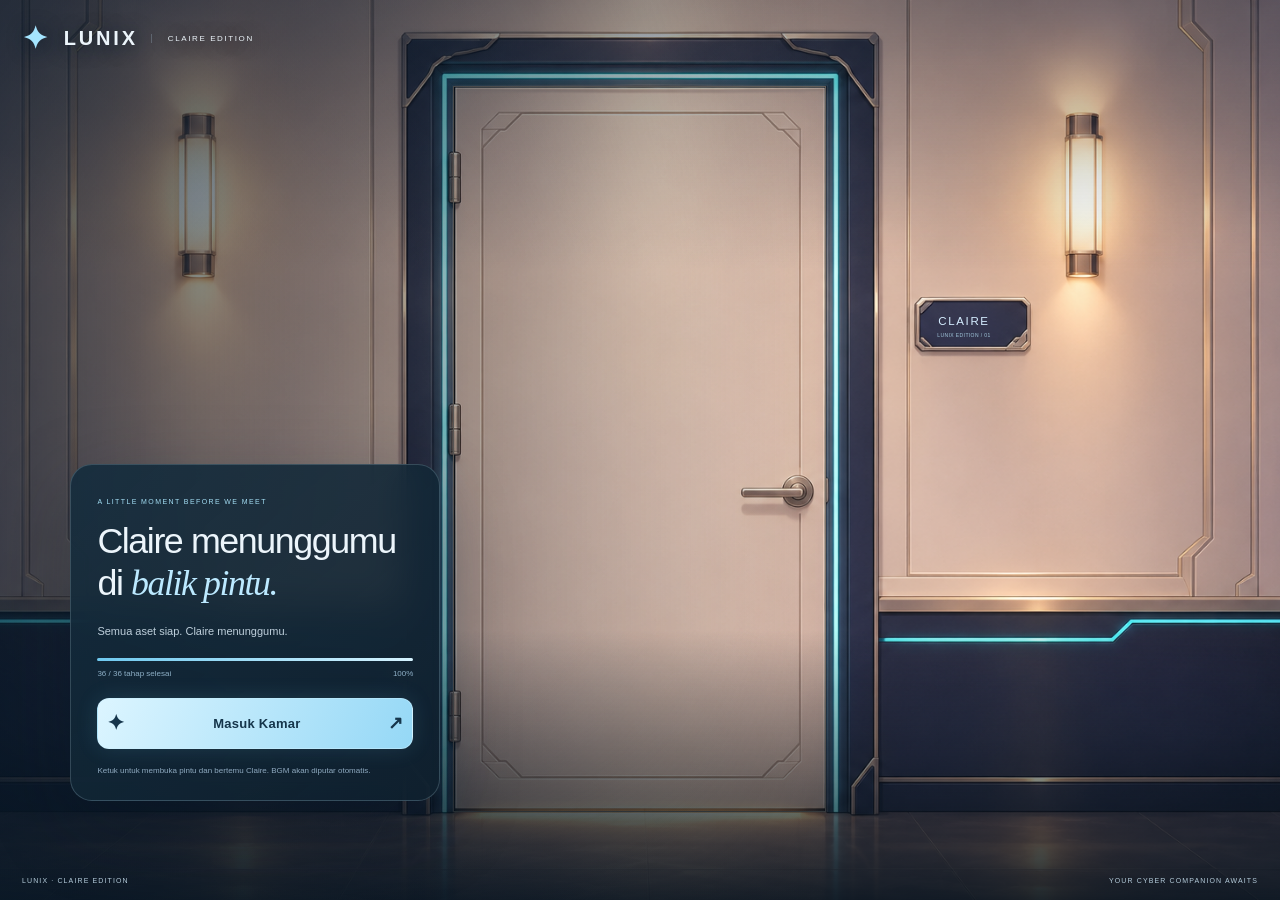
<file: index.html>
<!doctype html><html lang="id"><head><meta charset="utf-8"><meta name="viewport" content="width=device-width,initial-scale=1,viewport-fit=cover,interactive-widget=resizes-content"><meta name="theme-color" content="#101e2d"><meta name="description" content="Selamat datang di LUNIX Claire Edition. Buka pintu untuk masuk dan ngobrol santai bersama Claire."><title>LUNIX · Claire Edition</title><link rel="icon" type="image/svg+xml" href="data:image/svg+xml,%3Csvg%20xmlns='http://www.w3.org/2000/svg'%20viewBox='0%200%2064%2064'%3E%3Crect%20width='64'%20height='64'%20rx='16'%20fill='%230d1f2d'/%3E%3Cpath%20d='M32%2010l5.5%2016.5L54%2032l-16.5%205.5L32%2054l-5.5-16.5L10%2032l16.5-5.5Z'%20fill='%239ee6ff'/%3E%3C/svg%3E"><link rel="stylesheet" href="entrance.css"></head><body><iframe id="room-portal" class="room-portal" title="Kamar Claire" aria-hidden="true" inert allow="fullscreen; autoplay" allowfullscreen></iframe><main class="entrance" id="entrance" aria-labelledby="entrance-title"><div class="entrance-scene" id="entrance-scene" aria-hidden="true"><div class="entrance-world" id="entrance-world"><div class="entrance-hall"></div><div class="entrance-door" id="entrance-door"></div><div class="entrance-sign">CLAIRE<span>LUNIX EDITION / 01</span></div></div><div class="entrance-vignette"></div></div><header class="entrance-brand"><span>✦</span> LUNIX <small>CLAIRE EDITION</small></header><section class="entrance-card"><span class="entrance-kicker">A LITTLE MOMENT BEFORE WE MEET</span><h1 id="entrance-title">Claire menunggumu <br>di <em>balik pintu.</em></h1><p id="load-status" role="status" aria-live="polite">Menyiapkan perjalanan kecil kita…</p><div class="load-track" id="load-track" role="progressbar" aria-label="Pemuatan aset kamar" aria-valuemin="0" aria-valuemax="100" aria-valuenow="0"><i id="load-fill"></i></div><div class="load-meta"><span id="load-step">Memuat aset</span><span id="load-value">0%</span></div><button id="enter-room" disabled><span id="enter-icon">◌</span><span id="enter-label">Menyiapkan kamar…</span><span class="enter-arrow">↗</span></button><button id="retry-load" hidden>Coba muat ulang</button><small id="load-note">Aset dimuat lebih dahulu agar pertemuan terasa lebih mulus.<br>BGM akan diputar otomatis saat memasuki kamar.</small><noscript><p>Aktifkan JavaScript untuk memuat LUNIX Claire Edition.</p></noscript></section><footer class="entrance-footer"><span>LUNIX · CLAIRE EDITION</span><span>YOUR CYBER COMPANION AWAITS</span></footer></main><script src="entrance.js"></script></body></html>
</file>
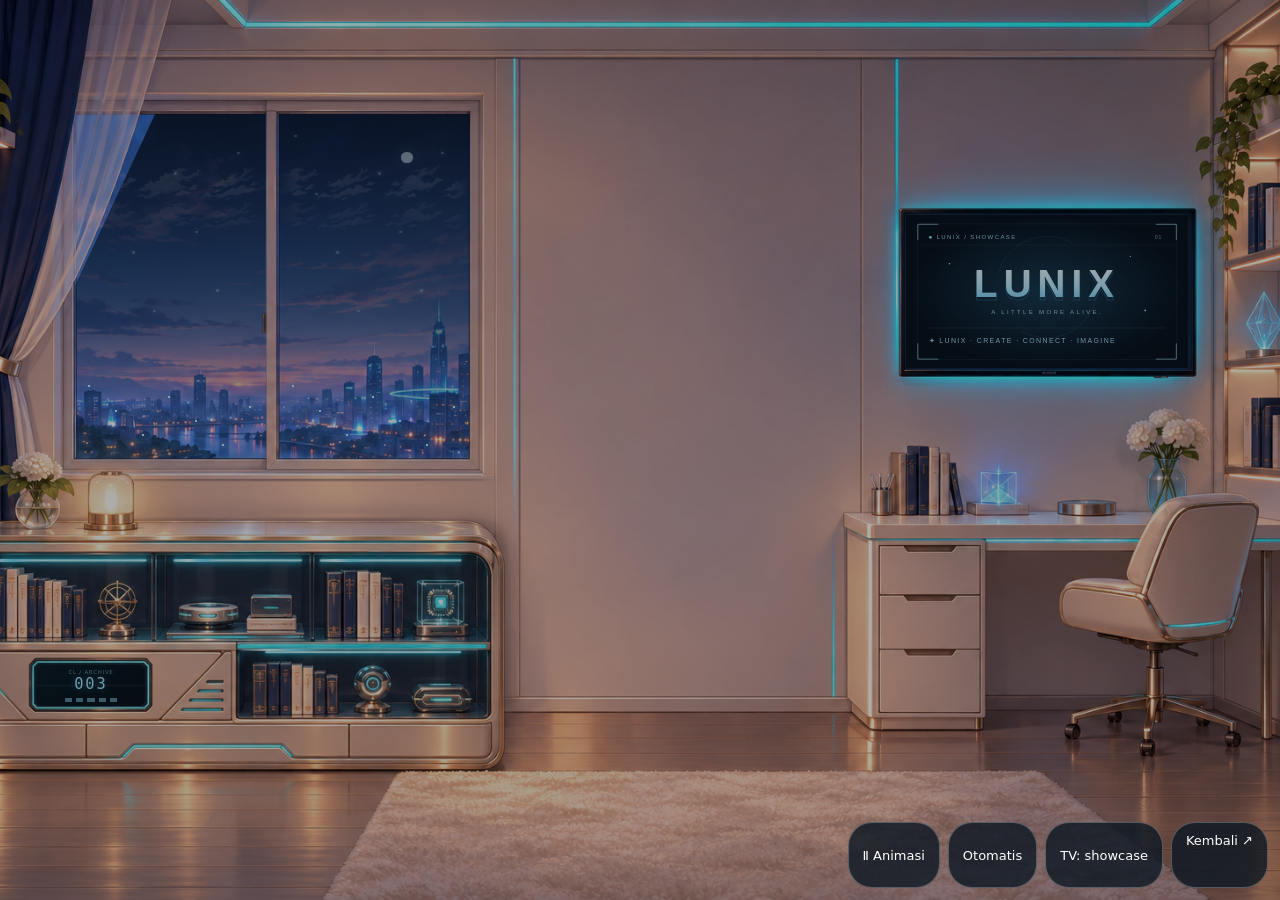
<file: background.html>
<!doctype html><html lang="id"><head><meta charset="utf-8"><meta name="viewport" content="width=device-width,initial-scale=1"><title>Kamar Claire · Background</title><link rel="icon" type="image/svg+xml" href="data:image/svg+xml,%3Csvg%20xmlns='http://www.w3.org/2000/svg'%20viewBox='0%200%2064%2064'%3E%3Crect%20width='64'%20height='64'%20rx='16'%20fill='%230d1f2d'/%3E%3Cpath%20d='M32%2010l5.5%2016.5L54%2032l-16.5%205.5L32%2054l-5.5-16.5L10%2032l16.5-5.5Z'%20fill='%239ee6ff'/%3E%3C/svg%3E"><link rel="stylesheet" href="room.css"></head><body class="background-only"><main class="room-stage" id="room-stage" aria-label="Kamar Claire dengan langit, cahaya, dan TV animasi"><div class="room-world" id="room-world" aria-hidden="true"></div></main><nav class="background-controls" aria-label="Pengaturan kamar"><button id="pause" aria-pressed="true">Ⅱ Animasi</button><button id="night" aria-pressed="false">Otomatis</button><button id="tv">TV: showcase</button><a href="index.html" target="_top">Kembali ↗</a></nav><script src="tv-showcase.js"></script><script src="room.js"></script><script src="background.js"></script></body></html>
</file>
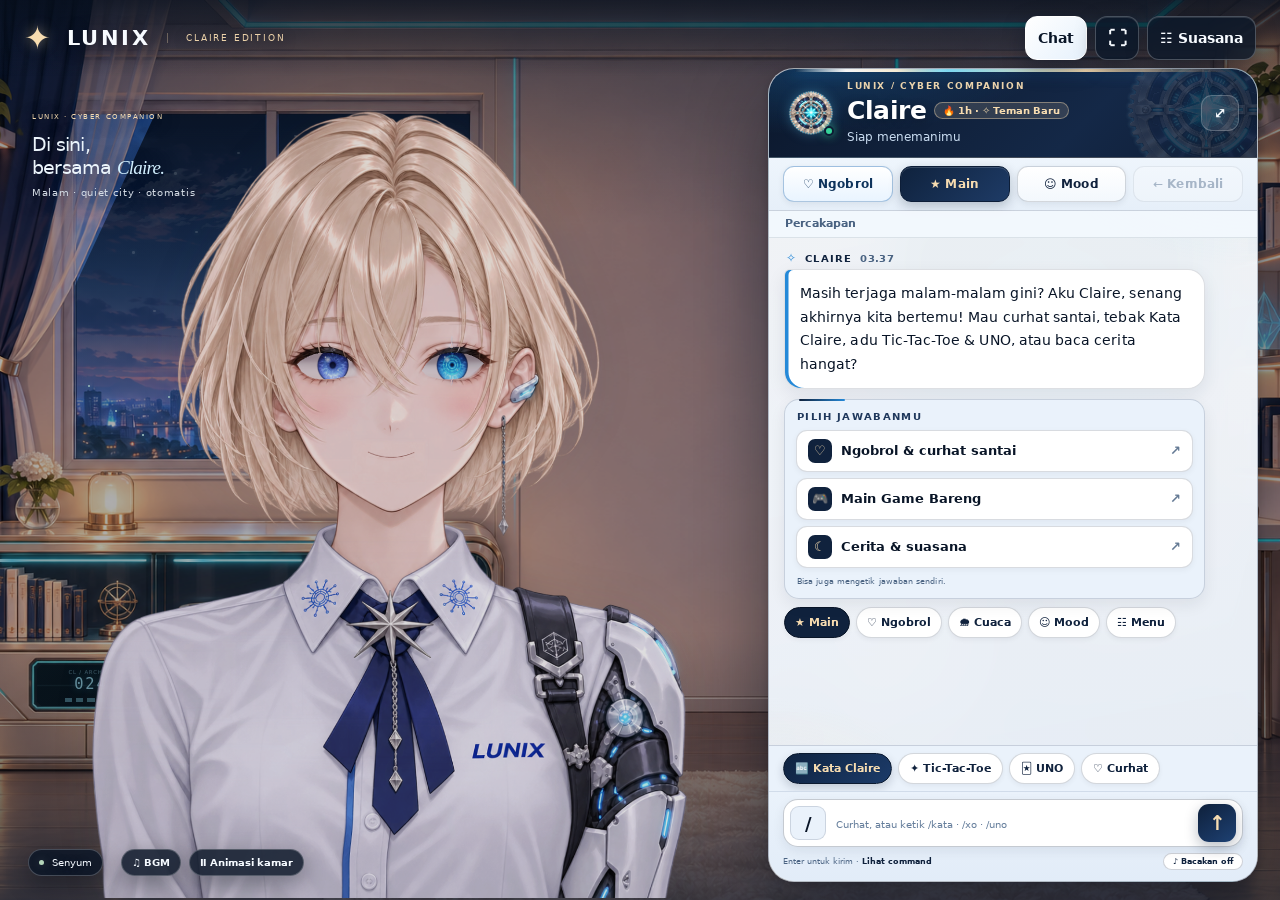
<file: room.html>
<!doctype html><html lang="id"><head><meta charset="utf-8"><meta name="viewport" content="width=device-width,initial-scale=1,viewport-fit=cover,interactive-widget=resizes-content"><meta name="theme-color" content="#091324"><meta name="description" content="Kamar interaktif LUNIX Claire Edition. Ngobrol santai, main UNO Mini & Kuis, dan habiskan waktu tenang bersama Claire."><title>LUNIX · Claire Edition</title><link rel="icon" type="image/svg+xml" href="data:image/svg+xml,%3Csvg%20xmlns='http://www.w3.org/2000/svg'%20viewBox='0%200%2064%2064'%3E%3Crect%20width='64'%20height='64'%20rx='16'%20fill='%230d1f2d'/%3E%3Cpath%20d='M32%2010l5.5%2016.5L54%2032l-16.5%205.5L32%2054l-5.5-16.5L10%2032l16.5-5.5Z'%20fill='%239ee6ff'/%3E%3C/svg%3E"><link rel="stylesheet" href="room.css"><link rel="stylesheet" href="chat.css"><link rel="stylesheet" href="chat-v130.css"><link rel="stylesheet" href="chat-v131.css"><link rel="stylesheet" href="chat-v140.css"></head><body class="immersive-room"><a class="skip" href="#message">Langsung ke chat</a><main class="app"><header class="topbar"><a class="brand" href="index.html" target="_top" aria-label="LUNIX beranda"><span class="spark">✦</span> LUNIX <span class="brand-sub">CLAIRE EDITION</span></a><nav aria-label="Menu utama"><button class="icon-button" id="chat-toggle" aria-controls="chat-panel" aria-expanded="true">Chat</button><button class="icon-button" id="fullscreen-toggle" aria-label="Layar penuh">⛶</button><button class="icon-button" id="open-settings" aria-label="Buka pengaturan">☷ <span>Suasana</span></button></nav></header><div class="workspace"><section class="scene-card" aria-label="Claire di kamarnya"><div class="room-stage" id="room-stage"><div class="room-world" id="room-world" aria-hidden="true"></div><div class="scene-shade" aria-hidden="true"></div><div class="scene-heading"><span class="eyebrow">LUNIX · CYBER COMPANION</span><h1>Di sini, bersama <em>Claire.</em></h1><p id="ambience-label">Blue hour · city lights</p></div><div class="avatar-wrap"><canvas id="avatar" role="img" aria-label="Claire, karakter anime sibernetik yang bereaksi saat diajak ngobrol"></canvas></div><div class="scene-note" id="scene-note" role="status">Menyiapkan Claire…</div><div class="scene-footer"><span><i></i><b id="mood-label">Netral</b></span><div class="scene-controls"><button id="bgm-mute" aria-label="Mute BGM saja" aria-pressed="false">♫ BGM</button><button id="toggle-room" aria-pressed="true" title="Jeda atau lanjutkan animasi kamar">Ⅱ <span>Animasi kamar</span></button></div></div></div></section><section id="chat-panel" class="chat-panel" aria-labelledby="chat-title"><div class="chat-led" aria-hidden="true"><i></i></div><header class="chat-header"><div class="claire-core" aria-hidden="true"><img class="core-gear" src="assets/claire-chat-core-v119.png" alt=""><span></span></div><div><span class="chat-kicker">LUNIX / CYBER COMPANION</span><div class="chat-title-row"><h2 id="chat-title">Claire</h2><span id="chat-bond" class="chat-bond-pill" hidden></span></div><p id="chat-presence">Siap menemanimu</p></div><button class="icon-button" id="expand-chat" aria-label="Perbesar atau kecilkan chat">⤢</button><img class="header-gear" src="assets/claire-chat-core-v119.png" alt="" aria-hidden="true"></header><div class="chat-toolbar" role="navigation" aria-label="Navigasi chat"><button id="chat-primary" aria-controls="messages">♡ Ngobrol</button><button id="chat-games" aria-controls="messages">★ Main</button><button id="chat-moods" aria-controls="messages">☺ Mood</button><button id="chat-back" disabled>← Kembali</button></div><div class="chat-location"><span id="chat-route">Percakapan</span><button id="jump-latest" hidden>↓ Pesan terbaru</button><button id="finish-typewriter" hidden>▸ Tampilkan lengkap</button></div><div class="messages" id="messages" role="log" aria-label="Percakapan" aria-live="polite" aria-relevant="additions"></div><div class="typing" id="typing" hidden>Claire sedang merespons <span>● ● ●</span></div><div class="suggestions" aria-label="Arah percakapan"><button id="sug-primary" data-command="/kata" class="suggestion-primary">🔤 Kata Claire</button><button data-command="/xo">✦ Tic-Tac-Toe</button><button data-command="/uno">🃏 UNO</button><button data-command="/curhat">♡ Curhat</button></div><form id="chat-form" class="composer"><label class="sr-only" for="message">Pesan atau command</label><div class="input-row"><button type="button" id="open-commands" aria-label="Lihat daftar command">/</button><input id="message" name="message" autocomplete="off" maxlength="600" enterkeyhint="send" placeholder="Curhat, atau ketik /kata · /xo · /uno"><button type="submit" id="send" aria-label="Kirim pesan">↑</button></div><div class="composer-caption"><span>Enter untuk kirim · <button type="button" id="command-link">Lihat command</button></span><button type="button" id="voice-toggle" aria-pressed="false">♪ Bacakan off</button></div></form></section></div><footer class="page-footer"><span>LUNIX · CLAIRE EDITION</span><span id="footer-hint">Ketuk Claire untuk menyapa · Ketik /kata, /xo, atau /uno untuk main bareng</span></footer></main><dialog id="commands-dialog" aria-labelledby="commands-title"><div class="dialog-heading"><div><span class="eyebrow">ONE LITTLE COMMAND</span><h2 id="commands-title">Beri Claire arahan.</h2></div><button data-close aria-label="Tutup daftar command">×</button></div><p>Ketuk command untuk langsung menjalankannya, atau ketik di chat.</p><div class="command-grid" id="command-grid"></div><p class="subtle">Mood lain: netral, senyum, santai, sedih, tertawa, gemas, benci, terkejut, marah, devil. Semua tersedia di menu Ekspresi.</p></dialog><dialog id="settings-dialog" aria-labelledby="settings-title"><div class="dialog-heading"><div><span class="eyebrow">MAKE YOURSELF AT HOME</span><h2 id="settings-title">Suasana & gerakan</h2></div><button data-close aria-label="Tutup pengaturan">×</button></div><div class="settings-grid"><label>Waktu di kamar<select id="lighting"><option value="auto">Otomatis · jam perangkat</option><option value="morning">Pagi · soft sunrise</option><option value="day">Siang · clear sky</option><option value="dusk">Sore · blue hour</option><option value="night">Malam · quiet city</option><option value="cycle">Pratinjau siklus · 2 menit</option></select></label><label>Cuaca jendela<select id="weather-mode"><option value="clear">Cerah · langit bersih</option><option value="drizzle">Gerimis · rintik lembut</option><option value="rain">Hujan syahdu · kaca basah</option></select></label><label>Layar TV<select id="tv-mode"><option value="showcase">LUNIX · animated showcase</option><option value="orbit">Orbit · planetarium</option><option value="music">Musik · visualizer tanpa audio</option><option value="off">Matikan layar</option></select></label><label>Gerakan karakter<select id="character-motion"><option value="calm">Natural · lembut</option><option value="lively">Lebih aktif</option><option value="off">Idle mati</option></select></label><label>Kualitas avatar<select id="quality"><option value="eco">Hemat · hingga 30 FPS</option><option value="smooth">Halus adaptif · hingga 60 FPS</option></select></label><label class="check"><input id="room-motion" type="checkbox" checked> Animasi langit, cahaya & TV</label><label class="check"><input id="blush" type="checkbox" checked> Rona pipi sesuai ekspresi</label><label class="check"><input id="emoji" type="checkbox" checked> Emoji saat mood berganti</label><label class="check"><input id="chat-fx" type="checkbox" checked> LED & gear chatbox</label><label class="check"><input id="hair-motion" type="checkbox" checked> Rambut mengikuti gerak & angin lembut</label><label class="check"><input id="follow" type="checkbox" checked> Tatapan mengikuti kursor</label></div><section class="text-settings" aria-labelledby="text-settings-title"><span class="eyebrow">MAKE IT COMFORTABLE</span><h3 id="text-settings-title">Tampilan chat</h3><label class="check"><input id="typewriter-enabled" type="checkbox" checked> Teks muncul bertahap</label><label>Kecepatan teks<select id="typewriter-speed"><option value="slow">Pelan · 24 karakter/detik</option><option value="normal" selected>Natural · 42 karakter/detik</option><option value="fast">Cepat · 72 karakter/detik</option></select></label><p class="subtle">Ketuk Tampilkan lengkap untuk melewati animasi.</p></section><section class="idle-settings text-settings" aria-labelledby="idle-title"><span class="eyebrow">A LITTLE MORE ALIVE</span><h3 id="idle-title">Teman saat senggang</h3><label class="check"><input id="idle-enabled" type="checkbox" checked> Sapaan lembut setelah lama diam</label><label>Waktu menunggu<select id="idle-delay"><option value="120">2 menit</option><option value="180">3 menit</option><option value="300">5 menit</option></select></label><label class="check"><input id="idle-audio" type="checkbox"> Humming & bunyi suasana Claire</label><div class="audio-actions"><button id="idle-preview">✦ Pratinjau sapaan</button><button id="test-humming">♫ Coba humming</button></div><p class="subtle">Tidak menyela saat kamu mengetik, membaca riwayat, atau membuka menu. Maksimal dua sapaan dan dua humming dalam satu masa diam. Humming bawaan bernuansa sintetis lembut.</p></section><section class="audio-settings" aria-labelledby="audio-title"><div class="audio-heading"><span class="eyebrow">ROOM SOUND</span><h3 id="audio-title">Musik & suara Claire</h3><p>BGM dan suara Claire diatur terpisah.</p></div><div class="audio-cards"><div class="audio-card"><h4>Musik kamar</h4><div class="audio-actions"><button id="bgm-play" aria-pressed="false">▷ Putar BGM</button><button id="bgm-mute-setting" aria-pressed="false" aria-label="Mute BGM saja">Mute BGM</button></div><label class="audio-volume" for="bgm-volume"><span>Volume BGM <output id="bgm-volume-value" for="bgm-volume">35%</output></span><input id="bgm-volume" type="range" min="0" max="100" value="35"></label><small id="bgm-status" role="status">BGM dijeda</small></div><div class="audio-card"><h4>Suara Claire</h4><label class="check"><input id="audio-reactions" type="checkbox" checked> Suara reaksi</label><label class="audio-volume" for="claire-volume"><span>Volume suara <output id="claire-volume-value" for="claire-volume">80%</output></span><input id="claire-volume" type="range" min="0" max="100" value="80"></label><div class="audio-actions"><button id="test-giggle">▷ Uji giggle</button></div><small id="claire-audio-status" role="status">Suara reaksi siap</small></div><div class="audio-card"><h4>Suara Hujan Jendela</h4><label class="check"><input id="rain-audio" type="checkbox"> Rintik hujan lembut</label><label class="audio-volume" for="rain-volume"><span>Volume hujan <output id="rain-volume-value" for="rain-volume">32%</output></span><input id="rain-volume" type="range" min="0" max="100" value="32"></label><small id="rain-audio-status" role="status">Suara hujan jendela mati</small></div></div><p class="subtle">BGM diputar otomatis secara loop saat kamar siap. Volumenya merendah saat Claire bersuara dan kembali lembut setelahnya.</p></section><p class="subtle" id="motion-notice">Animasi berjalan penuh. BGM diputar otomatis secara loop.</p><div class="settings-links"><a href="background.html" target="_blank" rel="noopener">Lihat kamar tanpa Claire ↗</a></div></dialog><dialog id="expressions-dialog" aria-labelledby="expressions-title"><div class="dialog-heading"><div><span class="eyebrow">A MOOD FOR EVERY MOMENT</span><h2 id="expressions-title">Ekspresi Claire</h2></div><button data-close aria-label="Tutup ekspresi">×</button></div><div id="mood-grid" class="mood-grid"></div><label class="eye-setting">Kelopak mata<select id="eye-mode"><option value="auto">Otomatis</option><option value="closed">Tutup Mata</option><option value="immersed">Menghayati</option></select></label><div class="gesture-grid"><button data-command="/angguk">Angguk</button><button data-command="/miring">Miring kepala</button><button data-command="/lihat kiri">Lirik kiri</button><button data-command="/lihat kanan">Lirik kanan</button><button data-command="/lihat atas">Lirik atas</button><button data-command="/lihat bawah">Lirik bawah</button></div></dialog><script src="room-boot.js"></script></body></html>
</file>
<file: entrance.css>
:root{color-scheme:dark;font-family:Segoe UI,Arial,sans-serif;color:#ecf5fb;background:#122231}*{box-sizing:border-box}html,body{margin:0;width:100%;min-height:100%;overflow:hidden}.room-portal{position:fixed;inset:0;width:100%;height:100%;border:0;visibility:hidden;background:#0c141e}.room-portal.visible{visibility:visible}.entrance{position:fixed;inset:0;isolation:isolate;overflow:auto;overscroll-behavior:contain;background:transparent}.entrance-scene{position:absolute;inset:0;overflow:hidden;background:#172b3b;transition:opacity .65s ease .75s;pointer-events:none}.entrance-world{position:absolute;perspective:1500px;transform-origin:50% 48%;transition:transform 1.45s cubic-bezier(.25,.65,.25,1)}.entrance-hall{position:absolute;inset:0;background:url('assets/claire-door-v120.png') 0 0/100% 100% no-repeat;clip-path:polygon(evenodd,0 0,100% 0,100% 100%,0 100%,0 0,36.1979% 9.668%,36.1979% 90.137%,63.737% 90.137%,63.737% 9.668%,36.1979% 9.668%)}.entrance-door{position:absolute;transform-origin:0 50%;transform:rotateY(0);transform-style:preserve-3d;backface-visibility:hidden;background-image:url('assets/claire-door-v120.png');background-repeat:no-repeat;box-shadow:0 0 0 1px #7d7368;transition:transform 1.15s cubic-bezier(.3,.05,.2,1),filter 1.15s ease}.entrance-door:after{content:'';position:absolute;inset:0;background:linear-gradient(90deg,transparent,#00102038);opacity:0;transition:opacity .9s}.entrance-sign{position:absolute;left:71%;top:34.7%;width:6%;text-align:center;color:#d5edff;font-size:clamp(7px,.9vw,13px);letter-spacing:.14em;line-height:1.6}.entrance-sign span{font-size:5px;display:block;letter-spacing:.08em;color:#a3c9de}.entrance-vignette{position:absolute;inset:0;background:linear-gradient(90deg,#081827a8,transparent 65%),linear-gradient(0deg,#07131ee8,transparent 30%,transparent 70%,#0a1a2955);transition:opacity .7s}.entrance-brand{position:absolute;top:32px;left:36px;display:flex;align-items:center;gap:13px;font-size:20px;font-weight:750;letter-spacing:.14em;text-shadow:0 2px 20px #081827}.entrance-brand>span{font-size:31px;color:#a5e5ff}.entrance-brand small{font-size:8px;font-weight:400;letter-spacing:.2em;border-left:1px solid #c7eaff38;padding-left:16px}.entrance-card{position:absolute;left:5.5%;bottom:11%;width:min(370px,34%);padding:25px 26px 22px;border:1px solid #c1e4f434;border-radius:22px;background:linear-gradient(140deg,#142c3de8,#0e202edb);backdrop-filter:blur(18px);box-shadow:0 24px 80px #00111f4d;transition:opacity .25s ease,transform .25s ease}.entrance-kicker{font-size:7px;letter-spacing:.2em;color:#a4dff5}.entrance-card h1{font-size:clamp(25px,2.8vw,38px);font-weight:400;letter-spacing:-.04em;line-height:1.18;margin:12px 0 17px}.entrance-card h1 em{font-family:Georgia,serif;color:#bce9ff}.entrance-card>p{font-size:11px;line-height:1.8;color:#bfd0dc;margin:0 0 16px;min-height:20px}.load-track{height:3px;background:#c7eaff16;border-radius:4px;overflow:hidden}.load-track i{height:100%;width:0;display:block;background:linear-gradient(90deg,#6fc9ef,#d5f3ff);box-shadow:0 0 9px #81d8ff66;transition:width .25s}.load-meta{display:flex;justify-content:space-between;gap:12px;font-size:8px;color:#8eafc6;margin:8px 0 20px}.load-meta span:first-child{overflow-wrap:anywhere}.entrance-card button{width:100%;display:flex;align-items:center;justify-content:center;gap:12px;min-height:51px;border:1px solid #c8efff80;background:linear-gradient(115deg,#dcf5ff,#95d8f6);color:#15354b;font:600 13px Segoe UI,Arial,sans-serif;letter-spacing:.02em;border-radius:12px;cursor:pointer;box-shadow:0 0 22px #77d5ff20;transition:transform .2s,box-shadow .2s}.entrance-card button:disabled{cursor:wait;color:#89a4b8;background:#c1e3f10a;border-color:#c1e3f125;box-shadow:none}.entrance-card button:not(:disabled):hover{transform:translateY(-2px);box-shadow:0 0 26px #77d5ff40}.entrance-card button:focus-visible{outline:3px solid #b0e5ff;outline-offset:5px}.enter-arrow{margin-left:auto;margin-right:3px;font-size:18px}#enter-icon{font-size:21px;margin-left:3px}#enter-label{flex:1;text-align:center}.entrance-card button:disabled #enter-icon{animation:entry-spin 3s linear infinite}.entrance-card>small{display:block;font-size:8px;line-height:1.8;color:#8faac0;margin-top:15px}.entrance-card #retry-load{margin-top:10px;background:#192c3c;color:#c9e9f8;border-color:#a9d9ec40;box-shadow:none}button[hidden]{display:none!important}.entrance-footer{position:absolute;left:36px;right:36px;bottom:26px;display:flex;justify-content:space-between;gap:12px;color:#b5ccdb;font-size:7px;letter-spacing:.16em}.entering .entrance-door{transform:rotateY(-104deg);filter:brightness(.68)}.entering .entrance-door:after{opacity:1}.entering .entrance-world{transform:scale(1.08)}.entering .entrance-scene{opacity:0;background:transparent}.entering .entrance-card,.entering .entrance-brand,.entering .entrance-footer{opacity:0;pointer-events:none}.entering .entrance-card{transform:translateY(8px)}.entered .entrance{display:none}.entrance.error .load-track i{background:#f5adc1}.entrance.error #load-status{color:#ffcad5}@keyframes entry-spin{to{transform:rotate(360deg)}}@media(max-width:760px){.entrance-brand{top:max(20px,env(safe-area-inset-top));left:22px;font-size:18px;gap:10px}.entrance-brand small{font-size:6px;padding-left:10px}.entrance-card{width:calc(100% - 38px);max-width:390px;left:50%;transform:translateX(-50%);bottom:max(62px,calc(env(safe-area-inset-bottom) + 35px));padding:20px 23px;background:linear-gradient(140deg,#142c3de8,#0e202ee8)}.entrance-card h1{font-size:30px;line-height:1.16;margin:9px 0 12px}.entrance-card h1 br{display:none}.entrance-card>p{font-size:10px;margin-bottom:12px}.entrance-kicker{font-size:6px}.load-meta{margin-bottom:15px}.entrance-card>small{font-size:7px;margin-top:12px}.entrance-footer{left:22px;right:22px;bottom:22px;font-size:6px;letter-spacing:.08em}.entrance-sign{display:none}.entrance-vignette{background:linear-gradient(0deg,#061521e8,transparent 70%,#06152165)}.entering .entrance-card{transform:translate(-50%,8px)}}@media(max-height:550px){.entrance-card{bottom:58px;padding:16px 20px}.entrance-card h1{font-size:24px;margin:8px 0 9px}.entrance-card>small{display:none}.entrance-brand{top:15px}.entrance-footer{bottom:16px}.load-meta{margin-bottom:10px}.entrance-card>p{margin-bottom:8px}}@media (max-width:0px){.entrance *{animation:none!important;transition:none!important}.entering .entrance-door{transform:none}.entering .entrance-scene{opacity:0}.entering .entrance-world{transform:none}}.entrance-world{transition:transform 2.45s cubic-bezier(.22,.6,.24,1)}.entrance-door{transition:transform 1.9s cubic-bezier(.28,.08,.2,1),filter 1.9s ease}.entrance-scene{transition:opacity 1.1s cubic-bezier(.25,.55,.25,1) 1.25s}.entrance-door:after{transition:opacity 1.7s ease}.entering .entrance-world{transform:scale(1.14)}.room-portal{transform:scale(1.035);filter:brightness(.87);transform-origin:50% 48%;transition:transform 2.5s cubic-bezier(.22,.6,.24,1),filter 2.4s ease}.room-portal.visible{transform:scale(1);filter:brightness(1)}.entrance-card{transition:opacity .45s ease,transform .55s ease}.entrance-brand,.entrance-footer{transition:opacity .5s ease}@media (max-width:0px){.room-portal,.entrance-scene,.entrance-world,.entrance-door{transition:none!important;transform:none!important;filter:none!important}}.room-portal{bottom:auto}.entrance-card{max-height:calc(100dvh - 130px - env(safe-area-inset-top) - env(safe-area-inset-bottom));overflow-y:auto;overscroll-behavior:contain;scrollbar-width:thin}.entrance-brand{top:max(20px,env(safe-area-inset-top));left:max(22px,env(safe-area-inset-left))}.entrance-footer{left:max(22px,env(safe-area-inset-left));right:max(22px,env(safe-area-inset-right));bottom:max(16px,env(safe-area-inset-bottom))}@media(max-height:550px){.entrance-card{left:max(20px,env(safe-area-inset-left));transform:none;width:min(360px,calc(100% - 40px));bottom:45px;max-height:calc(100dvh - 114px - env(safe-area-inset-top));padding:14px 18px}.entrance-card h1{font-size:25px}.entrance-brand{top:max(10px,env(safe-area-inset-top))}.entrance-brand small{display:none}.entering .entrance-card{transform:translateY(8px)}.entrance-footer{font-size:6px}.entrance-card button{min-height:44px}}@media(max-width:360px){.entrance-brand small{display:none}.entrance-card h1{font-size:26px}.entrance-footer{letter-spacing:0}.entrance-footer span:last-child{display:none}}
</file>
<file: room.css>
.room-stage{position:relative;isolation:isolate;overflow:hidden;background:#172e43;width:100%;height:100%}.room-world{position:absolute;overflow:hidden;background:url('assets/claire-room-landscape-v122.png') center/100% 100% no-repeat;transition:filter 1.8s ease}.room-world.portrait{background-image:url('assets/claire-room-portrait-v122.png')}.room-world.night{filter:brightness(.68) saturate(.86) hue-rotate(4deg)}.window-pane{position:absolute;overflow:hidden;contain:paint;pointer-events:none}.window-pane.left{left:10.74%;top:12.7%;width:14.13%;height:38.18%;clip-path:polygon(42% 0,100% 0,100% 100%,0 100%,0 50%)}.window-pane.right{left:25.85%;top:12.7%;width:14.13%;height:38.18%}.portrait .window-pane.left{left:9.3%;top:12.5%;width:17.25%;height:23.83%}.portrait .window-pane.right{left:28.22%;top:12.5%;width:16.8%;height:23.83%}.cloud-layer{position:absolute;inset:0;background:radial-gradient(ellipse 29% 3% at 19% 24%,#e6d6f67a,transparent 100%),radial-gradient(ellipse 35% 2% at 62% 42%,#fbd0c365,transparent 100%),radial-gradient(ellipse 20% 2% at 86% 15%,#aecbfc65,transparent 100%);background-size:190% 100%;animation:sky-travel 42s linear infinite alternate;opacity:.65}.window-pane.right .cloud-layer{background-position:40% 0;animation-delay:-9s}.sky-haze{position:absolute;inset:0;background:linear-gradient(0deg,transparent 20%,#82d7ff14 65%,#8abaff20);animation:sky-glow 9s ease-in-out infinite alternate}.star{position:absolute;width:2px;height:2px;background:#e2f5ff;border-radius:50%;box-shadow:0 0 5px #9edcff;animation:twinkle 4.8s ease-in-out infinite;opacity:.25}.night .star{width:2.4px;height:2.4px}.city-light{position:absolute;top:86%;width:2px;height:2px;background:#b7efff;box-shadow:0 0 5px #42c7ff;animation:twinkle 3.8s ease-in-out infinite}.tv-screen{position:absolute;left:72.27%;top:23.9%;width:20.9%;height:17.05%;overflow:hidden;background:radial-gradient(ellipse at 50% 50%,#163654,#071223 78%);border-radius:1px;color:#98dfff;contain:paint;box-shadow:0 0 18px #39cdff27}.portrait .tv-screen{left:66.5%;top:18.9%;width:24.7%;height:9.6%}.tv-screen[data-tv=off]{background:#081223;box-shadow:none}.tv-screen[data-tv=off]>*{visibility:hidden}.tv-orbit{position:absolute;inset:8% 22%;display:grid;place-items:center}.planet{width:33%;aspect-ratio:1;border-radius:50%;background:radial-gradient(circle at 30% 28%,#b4ecff,#4faee5 48%,#16355e 76%);box-shadow:0 0 18px #55caff75}.orbit-ring{position:absolute;width:80%;height:45%;border:1px solid #75d7ff7a;border-radius:50%;transform:rotate(-24deg)}.orbit-ring:after{content:'';position:absolute;width:6px;height:6px;background:#c9f5ff;border-radius:50%;left:3%;top:28%;box-shadow:0 0 9px #47cbff;animation:orbit-light 7s ease-in-out infinite alternate}.orbit-ring.second{transform:rotate(34deg);width:95%;height:60%;border-color:#a8d6ff30}.tv-caption{position:absolute;top:9%;left:8%;font:500 clamp(5px,.65vw,10px)/1.5 system-ui;letter-spacing:.2em;color:#b6dcf1b3}.tv-bottom{position:absolute;bottom:8%;right:8%;font:500 clamp(4px,.5vw,8px)/1 system-ui;letter-spacing:.14em;color:#b6dcf18a}.tv-wave{display:none;position:absolute;inset:34% 14% 24%;align-items:center;justify-content:center;gap:5%}.tv-wave i{display:block;width:5%;height:35%;border-radius:4px;background:linear-gradient(#c3ebff,#4399cc);animation:equalize 1.7s ease-in-out infinite alternate;transform-origin:center}.tv-screen[data-tv=music] .tv-wave{display:flex}.tv-screen[data-tv=music] .tv-orbit{display:none}.ambient-lamp{position:absolute;left:25%;top:48%;width:17%;height:26%;background:radial-gradient(ellipse,#ffcc7e24,transparent 68%);mix-blend-mode:screen;animation:lamp-breathe 8s ease-in-out infinite alternate}.portrait .ambient-lamp{left:12%;top:35%;width:27%;height:22%}.room-world.paused *,body.page-hidden .room-world *{animation-play-state:paused!important}.background-only{margin:0;background:#0c1722;overflow:hidden}.background-only .room-stage{height:100svh}.background-controls{position:fixed;bottom:16px;right:16px;display:flex;gap:8px;z-index:5}.background-controls button,.background-controls a{border:1px solid #ffffff40;background:#0c1722cc;color:white;font:13px system-ui;padding:10px 14px;border-radius:24px;text-decoration:none}.background-controls a:focus-visible,.background-controls button:focus-visible{outline:3px solid #a0e4ff;outline-offset:3px}@keyframes sky-travel{from{background-position:0% 0}to{background-position:100% 0}}@keyframes sky-glow{from{opacity:.25}to{opacity:.9}}@keyframes twinkle{0%,100%{opacity:.16}50%{opacity:.85}}@keyframes orbit-light{from{transform:translate(0,0)}to{transform:translate(65px,12px)}}@keyframes equalize{from{transform:scaleY(.45)}to{transform:scaleY(1.7)}}@keyframes lamp-breathe{from{opacity:.5}to{opacity:.9}}@media (max-width:0px){.room-world *{animation:none!important;transition:none!important}.room-world{transition:none!important}}.tv-showcase{position:absolute;inset:0;display:none;overflow:hidden;background:#071321;pointer-events:none}.lunix-showcase{display:block;width:100%;height:100%}.tv-screen[data-tv=showcase] .tv-showcase{display:block}.tv-screen[data-tv=showcase]>.tv-orbit,.tv-screen[data-tv=showcase]>.tv-wave,.tv-screen[data-tv=showcase]>.tv-caption,.tv-screen[data-tv=showcase]>.tv-bottom{display:none}.tv-brand-float{animation:tv-lunix-float 8s ease-in-out infinite alternate}.tv-brand-shine{animation:tv-lunix-shine 7.5s ease-in-out infinite}.tv-brand-ticker{animation:tv-lunix-ticker 24s linear infinite}.tv-brand-orbit{transform-origin:300px 155px;animation:tv-lunix-orbit 55s linear infinite}.tv-brand-scan{animation:tv-lunix-scan 12s linear infinite}.tv-brand-dots{animation:tv-lunix-dots 8s ease-in-out infinite alternate}@keyframes tv-lunix-float{from{transform:translateY(0)}to{transform:translateY(-3px)}}@keyframes tv-lunix-shine{0%,16%{transform:translateX(0)}66%,100%{transform:translateX(760px)}}@keyframes tv-lunix-ticker{from{transform:translateX(0)}to{transform:translateX(-630px)}}@keyframes tv-lunix-orbit{to{transform:rotate(360deg)}}@keyframes tv-lunix-scan{from{transform:translateY(0)}to{transform:translateY(172px)}}@keyframes tv-lunix-dots{from{opacity:.2}to{opacity:.65}}@media (max-width:0px){.tv-showcase *{animation:none!important;transition:none!important}}.room-world{transition:filter 3.2s ease}.room-world[data-time=morning]{filter:brightness(1.09) saturate(.88)}.room-world[data-time=day]{filter:brightness(1.18) saturate(.85)}.room-world[data-time=dusk]{filter:none}.room-world[data-time=night]{filter:brightness(.68) saturate(.86)}.sky-tone{position:absolute;inset:0;opacity:0;transition:opacity 3.2s ease;pointer-events:none}.sky-morning{background:linear-gradient(#79b8dc 0%,#bedcea 32%,#f6d7b5 62%,#f6d7b500 85%)}.sky-day{background:linear-gradient(#72c4ef 0%,#c6e9fa 50%,#e4f6ff80 73%,#e4f6ff00 89%)}.sky-night{background:linear-gradient(#030c21de,#0a1e4080 58%,transparent 90%)}.room-world[data-time=morning] .sky-morning,.room-world[data-time=day] .sky-day,.room-world[data-time=night] .sky-night{opacity:1}.window-pane.left .sky-morning:after{content:'';position:absolute;left:55%;top:15%;width:18%;aspect-ratio:1;background:radial-gradient(circle,#fff3ccbb,#fff1c626 45%,transparent 72%)}.window-pane.right .sky-night:after{content:'';position:absolute;left:64%;top:11%;width:6%;aspect-ratio:1;border-radius:50%;background:#d3eaff;box-shadow:0 0 13px #c5e5ff40;opacity:.6}.cloud-layer{left:-100%;right:auto;top:0;bottom:auto;width:400%;height:72%;background-image:url("assets/claire-clouds-v121.png");background-size:25% 100%;background-repeat:repeat-x;opacity:.28;animation:room-cloud-drift 52s linear infinite;transition:opacity 3s ease}.cloud-layer.far{opacity:.19;transform:scaleY(.85);animation-duration:95s;top:7%}.cloud-layer.near{animation-duration:48s}.window-pane.right .cloud-layer{background-position:18% 0;animation-delay:-5s}.room-world[data-time=morning] .cloud-layer.near{opacity:.47}.room-world[data-time=day] .cloud-layer.near{opacity:.6}.room-world[data-time=night] .cloud-layer.near{opacity:.12}.room-world[data-time=morning] .cloud-layer.far,.room-world[data-time=day] .cloud-layer.far{opacity:.3}.room-world[data-time=night] .cloud-layer.far{opacity:.07}.room-world[data-time=morning] .star,.room-world[data-time=day] .star,.room-world[data-time=morning] .city-light,.room-world[data-time=day] .city-light{visibility:hidden}.room-world[data-time=day] .ambient-lamp{opacity:.2;animation:none}.sky-haze{opacity:.25;animation-duration:15s}@keyframes room-cloud-drift{from{transform:translateX(0)}to{transform:translateX(-25%)}}@media (max-width:0px){.sky-tone,.cloud-layer{transition:none!important;animation:none!important}}.cloud-layer{background-size:25% auto;background-position:0 20%;mask-image:linear-gradient(90deg,transparent,#000 9%,#000 91%,transparent);mask-size:25% 100%;mask-repeat:repeat-x}.window-pane.right .cloud-layer{background-position:18% 20%}.cabinet-panel{position:absolute;left:7.95%;top:73.9%;width:8%;height:4.55%;display:flex;align-items:center;justify-content:center;flex-direction:column;overflow:hidden;background:linear-gradient(150deg,#091d2a,#07121c);color:#9be6ff;clip-path:polygon(4% 0,96% 0,100% 10%,100% 90%,96% 100%,4% 100%,0 90%,0 10%);contain:paint;text-shadow:0 0 7px #43c8ff77}.portrait .cabinet-panel{left:8.2%;top:54.17%;width:10.15%;height:2.93%}.cabinet-label{font:500 clamp(3px,.42vw,7px)/1.3 system-ui;letter-spacing:.15em;opacity:.6}.cabinet-counter{font:500 clamp(7px,1.2vw,18px)/1.1 ui-monospace,Consolas,monospace;letter-spacing:.13em;transition:color .3s}.cabinet-bars{display:flex;width:50%;height:10%;align-items:center;justify-content:center;gap:8%;margin-top:4%}.cabinet-bars i{width:13%;height:100%;background:#87e4ff;opacity:.55;animation:cabinet-meter 2.8s ease-in-out infinite alternate}.cabinet-bars i:nth-child(2){animation-delay:-.5s}.cabinet-bars i:nth-child(3){animation-delay:-1.2s}.cabinet-bars i:nth-child(4){animation-delay:-1.8s}.cabinet-bars i:nth-child(5){animation-delay:-2.2s}.cabinet-panel:after{position:absolute;content:'';inset:0;background:linear-gradient(transparent 47%,#89eaff14 50%,transparent 53%);animation:cabinet-scan 7s linear infinite;pointer-events:none}.cabinet-led{position:absolute;height:.26%;border-radius:5px;background:#6adfff40;box-shadow:0 0 7px #43c9ff66;overflow:hidden;pointer-events:none}.cabinet-led:before{position:absolute;content:'';inset:0 auto 0 0;width:35%;background:linear-gradient(90deg,transparent,#d2f8ff,#62dfff,transparent);animation:cabinet-flow 4.2s linear infinite}.cabinet-led.one{left:3.1%;top:62.15%;width:12.8%}.cabinet-led.two{left:18%;top:62.15%;width:9.5%}.cabinet-led.three{left:28.8%;top:62.15%;width:10.5%}.cabinet-led.lower{left:23%;top:72.1%;width:17.6%}.cabinet-led.two:before{animation-delay:-1.1s}.cabinet-led.three:before{animation-delay:-2.1s}.cabinet-led.lower:before{animation-delay:-3.2s}.portrait .cabinet-led.one{left:4.8%;top:46.35%;width:12.6%}.portrait .cabinet-led.two{left:20.3%;top:46.35%;width:10%}.portrait .cabinet-led.three{left:32.5%;top:46.35%;width:11%}.portrait .cabinet-led.lower{left:25.9%;top:52.98%;width:19.5%}.ambient-lamp{left:7%;top:46%;width:13%;height:20%}.portrait .ambient-lamp{left:9%;top:35%;width:14%;height:15%}.room-world.paused *:before,.room-world.paused *:after,body.page-hidden .room-world *:before,body.page-hidden .room-world *:after{animation-play-state:paused!important}@keyframes cabinet-flow{from{transform:translateX(-110%)}to{transform:translateX(400%)}}@keyframes cabinet-meter{from{opacity:.25;transform:scaleY(.5)}to{opacity:.9;transform:scaleY(1)}}@keyframes cabinet-scan{from{transform:translateY(-100%)}to{transform:translateY(100%)}}@media (max-width:0px){.cabinet-panel *,.cabinet-panel:after,.cabinet-led:before{animation:none!important;transition:none!important}}.background-controls{left:max(12px,env(safe-area-inset-left));right:max(12px,env(safe-area-inset-right));bottom:max(12px,env(safe-area-inset-bottom));justify-content:flex-end;flex-wrap:wrap}.background-controls button,.background-controls a{min-height:44px;text-align:center}.background-only .room-stage{height:100vh;height:100dvh}@media(max-width:420px){.background-controls{gap:6px}.background-controls button,.background-controls a{font-size:11px;padding:9px 11px}}.rain-layer{position:absolute;inset:0;opacity:0;pointer-events:none;transition:opacity 1.2s ease;overflow:hidden}.room-world[data-weather=drizzle] .rain-layer{opacity:.58}.room-world[data-weather=rain] .rain-layer{opacity:.95}.room-world[data-weather=rain] .window-pane{filter:saturate(.9) brightness(.93)}.rain-drop{position:absolute;top:-22%;width:1.3px;height:16%;border-radius:999px;background:linear-gradient(180deg,transparent,rgba(195,232,255,.72),rgba(235,248,255,.92));transform:rotate(11deg);animation:window-rain-fall .75s linear infinite}.rain-drop.near{width:1.8px;height:23%;background:linear-gradient(180deg,transparent,rgba(212,241,255,.88),#ffffff)}.room-world[data-weather=drizzle] .rain-drop.near{opacity:.55}.rain-mist{position:absolute;inset:auto 0 0 0;height:28%;background:linear-gradient(0deg,rgba(176,220,250,.22),transparent)}@keyframes window-rain-fall{0%{transform:translate3d(10px,-20%,0) rotate(11deg)}100%{transform:translate3d(-24px,540%,0) rotate(11deg)}}
</file>
<file: chat.css>
:root{color-scheme:dark;--bg:#0c141e;--panel:#14212f;--line:#b5d9ed1a;--text:#eaf4fb;--muted:#9eafbf;--blue:#abe3ff;--serif:Georgia,'Times New Roman',serif;font-family:Inter,Segoe UI,Arial,sans-serif;font-size:14px}*{box-sizing:border-box}body{margin:0;background:radial-gradient(ellipse at 10% 0,#1c344344,transparent 58%),var(--bg);color:var(--text)}button,input,select{font:inherit}button,a,input,select{-webkit-tap-highlight-color:transparent}button{cursor:pointer;border:1px solid var(--line);border-radius:12px;background:#ffffff05;color:var(--text);padding:10px 14px;transition:background .2s,border-color .2s}button:hover{background:#abe3ff14;border-color:#abe3ff44}button:disabled{opacity:.5;cursor:wait}button:focus-visible,a:focus-visible,input:focus-visible,select:focus-visible{outline:2px solid var(--blue);outline-offset:4px}a{color:inherit}button[aria-pressed=true]{background:#abe3ff20;border-color:#abe3ff66}a:hover{color:var(--blue)}.app{max-width:1640px;margin:auto;padding:0 32px}.topbar{height:90px;display:flex;align-items:center;justify-content:space-between;gap:16px}.brand{display:flex;align-items:center;gap:13px;font-weight:800;font-size:21px;letter-spacing:.12em;text-decoration:none;white-space:nowrap}.spark{color:var(--blue);font-size:32px}.brand-sub{font-size:9px;font-weight:400;letter-spacing:.2em;border-left:1px solid var(--line);padding-left:18px;margin-left:4px}.topbar nav{display:flex;align-items:center;gap:16px}.local-badge{font-size:9px;letter-spacing:.16em;color:#b9d0d8;display:flex;align-items:center;gap:8px}.local-badge i,.scene-footer i{display:inline-block;width:5px;height:5px;border-radius:50%;background:#b5d6ba;box-shadow:0 0 8px #b5d6ba35}.icon-button{padding:9px 12px;white-space:nowrap}.studio-link{font-size:12px;text-decoration:none;color:var(--muted)}.workspace{display:grid;grid-template-columns:minmax(0,1fr) 380px;gap:24px;height:clamp(640px,calc(100svh - 148px),950px)}.scene-card{min-width:0;display:flex;flex-direction:column;background:#13202c;border:1px solid var(--line);border-radius:24px;overflow:hidden;box-shadow:0 24px 75px #0003}.room-stage{flex:1;min-height:0}.scene-shade{position:absolute;inset:0;background:linear-gradient(#0b1b2c9c,transparent 30%,transparent 72%,#0b1b2c99);pointer-events:none;z-index:1}.scene-heading{position:absolute;top:28px;left:28px;right:20px;z-index:3;text-shadow:0 2px 20px #00102388;pointer-events:none}.eyebrow{font-size:8px;letter-spacing:.22em;color:var(--blue);line-height:1.5}.scene-heading h1{font-size:clamp(22px,2.1vw,37px);font-weight:500;letter-spacing:-.04em;line-height:1.25;margin:10px 0 8px}.scene-heading em{font-family:var(--serif);font-weight:400;color:#d3edff}.scene-heading p{font-size:10px;color:#d3dbe4;letter-spacing:.07em;margin:0}.avatar-wrap{position:absolute;width:76%;height:91%;bottom:-1px;left:12%;z-index:2;filter:drop-shadow(0 0 20px #17314719)}#avatar{width:100%;height:100%;display:block;touch-action:pan-y}.scene-footer{position:absolute;left:22px;right:22px;bottom:16px;z-index:4;display:flex;align-items:center;justify-content:space-between;gap:10px;font-size:10px}.scene-footer>span{display:flex;align-items:center;gap:8px;text-shadow:0 2px 8px #001023}.scene-footer b{font-weight:400}.scene-footer button{font-size:10px;border-radius:20px;background:#0a1b2ca6;padding:7px 10px;backdrop-filter:blur(12px)}.scene-note{position:absolute;bottom:54px;left:50%;transform:translateX(-50%);z-index:4;font-size:11px;padding:8px 14px;border:1px solid #ffffff20;background:#0b1b2cd9;backdrop-filter:blur(12px);border-radius:18px;max-width:90%;text-align:center;pointer-events:none;transition:opacity .3s}.scene-note:empty{opacity:0}.reaction-dock{display:flex;align-items:center;justify-content:center;gap:8px;padding:15px 12px;flex-wrap:wrap;border-top:1px solid var(--line)}.reaction-dock>span{font-size:8px;letter-spacing:.16em;color:var(--muted);margin-right:8px}.reaction-dock button{font-size:11px;padding:8px 13px;border-radius:24px}.chat-panel{display:flex;flex-direction:column;min-height:0;min-width:0;background:linear-gradient(150deg,#172635,#111d2a);border:1px solid var(--line);border-radius:24px;overflow:hidden}.chat-header{display:flex;align-items:center;gap:12px;padding:24px 22px 18px}.claire-initial{position:relative;border:1px solid #abe3ff33;background:linear-gradient(130deg,#c3dbea22,#abe3ff05);width:42px;height:42px;display:grid;place-items:center;border-radius:50%;font-family:var(--serif);font-size:25px;color:#c8eaff}.claire-initial>span{position:absolute;right:-1px;bottom:1px;width:9px;height:9px;border:2px solid #172635;border-radius:50%;background:#a6d6b7}.chat-header h2{font-size:16px;font-weight:550;margin:0}.chat-header h2>span{font-size:7px;letter-spacing:.18em;margin-left:7px;color:var(--blue);font-weight:400}.chat-header p{font-size:10px;color:var(--muted);margin:5px 0 0}.chat-header>button{margin-left:auto}.chat-disclaimer{font-size:9px;padding:10px 22px;border-top:1px solid var(--line);border-bottom:1px solid var(--line);color:var(--muted);background:#090f171f}.messages{flex:1;min-height:0;overflow-y:auto;overscroll-behavior:contain;padding:22px 20px 12px;scrollbar-width:thin;scrollbar-color:#6587a13d transparent;display:flex;flex-direction:column;gap:18px}.message{max-width:92%;align-self:flex-start}.message .speaker{font-size:8px;letter-spacing:.13em;color:#a8becf;padding-left:2px;margin-bottom:6px;display:flex;gap:8px;align-items:center}.message .speaker time{font-size:8px;color:#6d879a;letter-spacing:.03em}.message p{font-size:12px;line-height:1.8;padding:13px 15px;margin:0;background:#ffffff06;border:1px solid #ffffff0c;border-radius:2px 15px 15px 15px;white-space:pre-wrap;overflow-wrap:anywhere}.message.user{align-self:flex-end;max-width:88%}.message.user .speaker{justify-content:flex-end}.message.user p{background:#38566966;border-color:#abe3ff1c;border-radius:15px 2px 15px 15px;color:#dff1ff}.message.system p{font-size:11px;border-style:dashed;background:transparent;color:#aac7dc}.typing{font-size:10px;color:var(--muted);padding:0 22px 12px}.typing span{font-size:8px;margin-left:6px;letter-spacing:.16em;animation:typing 1.6s ease-in-out infinite}.suggestions{padding:8px 20px 12px;display:flex;flex-wrap:wrap;gap:6px}.suggestions button{font-size:10px;border-radius:24px;padding:7px 10px;color:#bcd2e2}.composer{padding:0 18px 18px}.input-row{display:flex;gap:4px;align-items:center;border:1px solid #abe3ff25;border-radius:14px;background:#09141f66;padding:6px}.input-row:focus-within{border-color:#abe3ff80}.input-row input{min-width:0;width:100%;border:0;outline:none;background:transparent;color:var(--text);font-size:12px;padding:10px 4px}.input-row input::placeholder{color:#849aab;font-size:10px}.input-row input:focus-visible{outline:0}.input-row button{width:34px;height:34px;display:grid;place-items:center;padding:0;border:0;font-size:20px;color:var(--muted)}.input-row #send{background:#afe2fc;color:#153047;border-radius:10px;font-weight:600}.composer-caption{display:flex;justify-content:space-between;align-items:center;gap:8px;margin-top:10px;font-size:8px;color:#8ca2b5}.composer-caption button{font-size:8px;padding:0;border:0;background:none;color:#b7daef;border-radius:3px}.composer-caption #voice-toggle{padding:4px 6px;white-space:nowrap}.page-footer{display:flex;justify-content:space-between;gap:16px;padding:20px 2px 24px;font-size:8px;letter-spacing:.08em;color:#7f94a7}.page-footer a{color:#b9d8ec;text-decoration:none;letter-spacing:0}.sr-only,.skip{position:absolute;width:1px;height:1px;padding:0;overflow:hidden;clip:rect(0,0,0,0);white-space:nowrap;border:0}.skip:focus{z-index:100;top:10px;left:10px;width:auto;height:auto;clip:auto;background:#14212f;padding:15px;border-radius:10px}dialog{width:min(540px,calc(100% - 32px));max-height:85svh;border:1px solid #abe3ff2b;border-radius:24px;background:#142331;color:var(--text);padding:26px;box-shadow:0 32px 120px #0009}dialog::backdrop{background:#040b15b8;backdrop-filter:blur(8px)}.dialog-heading{display:flex;align-items:center;justify-content:space-between;gap:16px}.dialog-heading h2{font-weight:500;font-size:24px;letter-spacing:-.03em;margin:7px 0 12px}.dialog-heading button{font-size:25px;line-height:1;padding:4px 11px;border-radius:50%}dialog p{font-size:12px;line-height:1.8;color:#b4c8d7}.command-grid{display:grid;grid-template-columns:1fr 1fr;gap:8px;margin-top:20px}.command-grid button{text-align:left;padding:13px}.command-grid code{font:11px ui-monospace,Consolas,monospace;color:#c2eaff;display:block}.command-grid small{display:block;font-size:9px;color:#98b1c5;margin-top:5px}.subtle{font-size:10px!important;color:#91aabd!important;line-height:1.8}.settings-grid{display:grid;grid-template-columns:1fr 1fr;gap:20px 16px;margin:20px 0}.settings-grid label,.eye-setting{font-size:11px;color:#c4d7e6;display:flex;flex-direction:column;gap:9px}.settings-grid select,.eye-setting select{width:100%;padding:10px 9px;background:#0f1c29;border:1px solid #abcde22b;border-radius:10px;color:#dbeaf6;font-size:11px;min-width:0}.settings-grid .check{flex-direction:row;align-items:center;gap:8px;font-size:10px}.check input{accent-color:#a5e1ff}.settings-links{display:flex;flex-direction:column;gap:14px;font-size:11px;padding-top:14px;border-top:1px solid var(--line)}.mood-grid{display:grid;grid-template-columns:repeat(3,1fr);gap:8px;margin:20px 0}.mood-grid button{font-size:11px}.mood-grid button[data-mood=yandere],.mood-grid button[data-mood=rage],.mood-grid button[data-mood=devil]{border-color:#dc8caa42}.mood-grid button[data-mood=shy]{border-color:#efa4bd44}.gesture-grid{display:grid;grid-template-columns:repeat(3,1fr);gap:8px;margin-top:18px}.gesture-grid button{font-size:10px;padding:10px 6px}@keyframes typing{50%{opacity:.4}}@media(min-width:1600px){.workspace{grid-template-columns:minmax(0,1fr) 420px}.chat-panel{font-size:15px}.message p{font-size:13px}}@media(max-width:1090px) and (min-width:761px){.app{padding:0 20px}.workspace{grid-template-columns:minmax(0,1fr) 330px;gap:16px}.reaction-dock>span{display:none}.reaction-dock{gap:6px;padding:12px 8px}.reaction-dock button{padding:8px 10px}.scene-heading{left:20px}.avatar-wrap{width:100%;left:0;height:84%}.scene-heading h1{font-size:23px}.brand-sub{font-size:8px}}@media(max-width:760px){.app{padding:0 12px}.topbar{height:68px;gap:8px}.brand{font-size:17px;gap:8px}.spark{font-size:27px}.brand-sub{font-size:7px;padding-left:9px;margin-left:0;letter-spacing:.14em}.topbar nav{gap:8px}.local-badge,.studio-link{display:none}.icon-button{font-size:12px;padding:8px 10px}.workspace{display:flex;flex-direction:column;height:auto;gap:14px}.scene-card{border-radius:20px}.room-stage{flex:none;height:clamp(365px,56svh,560px)}.scene-heading{top:19px;left:19px}.scene-heading .eyebrow{font-size:7px}.scene-heading h1{font-size:25px;margin:7px 0 6px}.scene-heading p{font-size:8px}.avatar-wrap{width:90%;height:85%;left:5%}.scene-footer{left:16px;right:16px;bottom:12px;font-size:9px}.scene-footer button{font-size:9px}.scene-note{font-size:10px;bottom:44px}.reaction-dock{padding:11px 8px;gap:6px}.reaction-dock>span{display:none}.reaction-dock button{font-size:10px;padding:7px 11px}.chat-panel{height:490px;min-height:350px;border-radius:20px}.chat-header{padding:18px 18px 14px}.messages{padding:18px 16px}.message p{font-size:12px}.page-footer{padding:17px 4px 24px;line-height:1.7;font-size:7px;letter-spacing:.02em;flex-wrap:wrap;gap:5px}.composer{padding-bottom:max(16px,env(safe-area-inset-bottom))}.input-row input{font-size:16px}.input-row input::placeholder{font-size:11px}dialog{padding:22px}.settings-grid{gap:18px 12px}.command-grid button{padding:10px}.command-grid code{font-size:10px}}@media(max-width:360px){.brand-sub{display:none}.reaction-dock button{padding:7px 9px}.scene-heading h1{font-size:22px}.settings-grid{grid-template-columns:1fr}.command-grid{grid-template-columns:1fr 1fr}.composer-caption{font-size:7px}}@media(max-height:540px) and (min-width:761px){.topbar{height:60px}.workspace{height:590px}.page-footer{padding:15px 0}.avatar-wrap{height:88%}}@media (max-width:0px){*,*::before,*::after{scroll-behavior:auto!important;transition:none!important}.typing span{animation:none}}.chat-panel{--led:#8edfff;--led-rgb:142,223,255;position:relative;border-color:#8edfff36;background:radial-gradient(ellipse at 0 0,#21485b5c,transparent 52%),linear-gradient(145deg,#152a39,#0f1c29 70%);box-shadow:0 0 0 1px #8edfff05,0 20px 65px #0003,0 0 28px #66cfff08;isolation:isolate}.chat-led{position:absolute;left:25px;right:25px;top:0;height:2px;overflow:hidden;background:linear-gradient(90deg,transparent,rgba(var(--led-rgb),.55),transparent);box-shadow:0 0 15px rgba(var(--led-rgb),.4);z-index:3;pointer-events:none}.chat-led i{display:block;width:35%;height:100%;background:linear-gradient(90deg,transparent,#e4f9ff,transparent);animation:led-flow 5.8s ease-in-out infinite}.chat-header{position:relative;overflow:hidden;padding:25px 20px 22px;min-height:114px;border-bottom:1px solid #b9e1ff0c}.chat-header>div,.chat-header>button{position:relative;z-index:1}.chat-header>button{background:#101e2a66}.claire-core{width:57px;height:57px;flex-shrink:0;display:grid;place-items:center;isolation:isolate}.core-gear{width:100%;height:100%;object-fit:contain;animation:chat-gear 45s linear infinite;filter:drop-shadow(0 0 6px #61d0ff4d)}.claire-core>span{position:absolute;right:1px;bottom:1px;border:2px solid #172c3b;border-radius:50%;width:10px;height:10px;background:#b3e0c7;box-shadow:0 0 8px #a3e0bf5e}.header-gear{position:absolute!important;right:-36px;top:-46px;width:174px;height:174px;object-fit:contain;opacity:.095;pointer-events:none;animation:chat-gear 65s linear infinite reverse;z-index:0!important}.chat-kicker{font-size:6.5px;letter-spacing:.19em;color:var(--led);display:block;margin-bottom:5px}.chat-header h2{font-family:var(--serif);font-size:28px;font-weight:400;letter-spacing:-.03em;line-height:1}.chat-header p{font-size:9px;margin-top:7px}.chat-disclaimer{font-size:8px;letter-spacing:.015em;border-top:0;background:#09131d54;padding:9px 21px;color:#a6b9c8}.messages{position:relative;gap:20px;background:radial-gradient(ellipse at 100% 100%,#33718b08,transparent 60%)}.message{animation:message-arrive .2s ease-out}.message .speaker{color:#b2d3e6;font-size:8px;letter-spacing:.16em;margin-bottom:7px}.message.assistant .speaker:before{content:'✧';color:var(--led);font-size:12px;line-height:1}.message p{background:linear-gradient(130deg,#26465630,#1b314023);border:1px solid #8edfff19;border-radius:2px 16px 16px 16px;font-size:12px;line-height:1.85;box-shadow:inset 2px 0 0 #8edfff14}.message.user p{background:linear-gradient(130deg,#3d687d7a,#23445777);border-color:#b2e4ff30;box-shadow:none}.message.system{align-self:center;max-width:98%}.message.system .speaker{display:none}.message.system p{padding:7px 12px;border-radius:12px;border-color:#8edfff16;line-height:1.6;color:#9fbbce;font-size:10px;box-shadow:none}.suggestions{padding-top:12px;padding-bottom:12px;border-top:1px solid #8edfff0e}.suggestions button{background:#0d1d2970;color:#c0e2f3;border-color:#8edfff22;font-size:9px}.input-row{position:relative;border-color:#a2dcff38;background:#081722;box-shadow:0 0 15px #59bfff06,inset 0 1px 8px #0002}.input-row:focus-within{box-shadow:0 0 0 3px #82d3ff0c,0 0 18px #55beff10;border-color:#a2dcff80}.input-row #send{background:linear-gradient(145deg,#d5f3ff,#8ad4fa);box-shadow:0 0 10px #65ccff24}.reply-choices{display:flex;flex-direction:column;gap:7px;margin-top:12px;padding:12px;border:1px solid rgba(var(--led-rgb),.22);border-radius:13px;background:linear-gradient(150deg,rgba(var(--led-rgb),.045),#0b1b2877);position:relative}.reply-choices:before{position:absolute;content:'';top:-1px;left:14px;width:35px;height:2px;background:var(--led);box-shadow:0 0 8px rgba(var(--led-rgb),.45);border-radius:2px}.choice-heading{font-size:6.5px;letter-spacing:.21em;color:var(--led);padding:1px 1px 4px}.reply-choices button{display:flex;align-items:center;gap:9px;text-align:left;width:100%;padding:10px 9px;min-height:40px;border:1px solid #8edfff23;border-radius:9px;color:#d3eafa;background:linear-gradient(100deg,#26485942,#12253222);font-size:11px;line-height:1.4;overflow-wrap:anywhere}.reply-choices button:hover:not(:disabled){border-color:#b8e7ff73;background:#8edfff17;box-shadow:0 0 14px #62bfff0c}.choice-icon{color:var(--led);display:grid;place-items:center;flex:0 0 18px;height:20px;font-size:14px}.choice-arrow{margin-left:auto;font-size:13px;color:#95cbe56b}.choice-note{font-size:8px!important;line-height:1.6;color:#8ca8ba;letter-spacing:.01em;margin:2px 1px 0}.reply-choices.answered{border-color:#8edfff0c;padding-top:9px;background:transparent;gap:5px}.reply-choices.answered:before{opacity:.2}.reply-choices.answered .choice-heading{color:#7c9aab}.reply-choices button:disabled{cursor:default;opacity:.37;padding:7px 9px;min-height:32px}.reply-choices button:disabled[aria-pressed=true]{opacity:.8;border-color:#8edfff35;background:#8edfff0e}.reply-choices button:disabled[aria-pressed=true] .choice-arrow:after{content:' ✓'}.chat-panel.fx-off .core-gear,.chat-panel.fx-off .header-gear,.chat-panel.fx-off .chat-led i{animation-play-state:paused}.chat-panel.fx-off .chat-led{opacity:.4;box-shadow:none}.chat-panel.fx-off .core-gear{filter:none}.chat-panel.fx-off .message{animation:none}.chat-panel[data-mood=yandere],.chat-panel[data-mood=rage],.chat-panel[data-mood=devil]{--led:#ffa4bb;--led-rgb:255,126,158}.chat-panel[data-mood=yandere] .core-gear,.chat-panel[data-mood=rage] .core-gear,.chat-panel[data-mood=devil] .core-gear{filter:hue-rotate(155deg) drop-shadow(0 0 6px #ff688b44)}body.page-hidden .chat-panel *,body.page-hidden .chat-panel:before{animation-play-state:paused!important}@keyframes chat-gear{to{transform:rotate(360deg)}}@keyframes led-flow{0%{transform:translateX(-110%);opacity:.2}55%{opacity:1}100%{transform:translateX(400%);opacity:.2}}@keyframes message-arrive{from{opacity:.3;transform:translateY(4px)}to{opacity:1;transform:translateY(0)}}@media(max-width:760px){.chat-panel{height:580px}.chat-header{padding:20px 18px;min-height:103px}.claire-core{width:50px;height:50px}.header-gear{width:154px;height:154px;right:-33px;top:-37px}.chat-header h2{font-size:27px}.chat-kicker{font-size:6px}.chat-disclaimer{font-size:8px;padding-left:18px;padding-right:15px}.reply-choices button{font-size:12px;min-height:44px;padding:10px}.choice-heading{font-size:7px}.choice-note{font-size:9px!important}.suggestions{padding:10px 15px}.suggestions button{font-size:9px;padding:8px 9px}.messages{gap:20px}.chat-panel .message{max-width:95%}}@media (max-width:0px){.chat-panel *{animation:none!important;transition:none!important}.chat-led{box-shadow:none}}@media(min-width:761px){.chat-panel .message p{font-size:13px}.chat-panel .message.system p{font-size:10px}.reply-choices button{font-size:12px}.composer-caption,.composer-caption button{font-size:9px}.suggestions button{font-size:10px}}body.waiting-entry .room-world *,body.waiting-entry .chat-panel *{animation-play-state:paused!important}body.immersive-room{height:100svh;overflow:hidden;background:#101e2b}.immersive-room .app{width:100%;height:100%;max-width:none;padding:0}.immersive-room .topbar{position:fixed;inset:0 0 auto;z-index:8;height:86px;padding:0 30px;background:linear-gradient(#0a1927b0,transparent);pointer-events:none}.immersive-room .topbar>*{pointer-events:auto}.immersive-room .workspace{display:block;height:100%;margin:0}.immersive-room .scene-card{position:fixed;inset:0;border:0;border-radius:0;background:none;box-shadow:none;overflow:hidden}.immersive-room .room-stage{position:absolute;inset:0;height:100%;width:100%}.immersive-room .scene-heading{left:32px;top:107px;right:auto;max-width:60%}.immersive-room .scene-heading h1{font-size:clamp(25px,2.6vw,40px)}.immersive-room .avatar-wrap{width:64%;height:91%;left:12%;bottom:-1px;transition:transform .65s cubic-bezier(.22,.65,.24,1)}.immersive-room .scene-shade{background:linear-gradient(#0a1b2c57,transparent 25%,transparent 70%,#0a1b2c88)}.immersive-room .reaction-dock{position:fixed;bottom:24px;left:24px;z-index:6;padding:10px 12px;border:1px solid #bce5ff30;background:#0e2234b3;backdrop-filter:blur(18px);border-radius:28px;box-shadow:0 10px 36px #0002}.immersive-room .scene-footer{left:30px;right:30px;bottom:92px;justify-content:flex-start;gap:18px}.immersive-room .scene-note{bottom:138px}.immersive-room .chat-panel{position:fixed;z-index:7;right:24px;bottom:24px;width:370px;height:min(520px,56svh);min-height:320px;background:linear-gradient(145deg,#152a39ed,#0f1c29eb);backdrop-filter:blur(20px);border-radius:23px;box-shadow:0 18px 80px #00101b60;transition:opacity .3s ease,transform .4s cubic-bezier(.22,.65,.24,1),height .4s ease}.immersive-room .chat-header{min-height:94px;padding:17px 19px}.immersive-room .chat-header h2{font-size:25px}.immersive-room .claire-core{width:47px;height:47px}.immersive-room .messages{padding:17px 17px 10px;gap:16px}.immersive-room .composer{padding:0 15px 14px}.immersive-room .suggestions{padding:9px 15px}.immersive-room .chat-panel .message p{font-size:12px}.immersive-room .page-footer{display:none}.immersive-room.chat-closed .chat-panel{opacity:0;visibility:hidden;transform:translateY(18px);pointer-events:none}.immersive-room.chat-expanded .chat-panel{height:82svh}.immersive-room #chat-toggle[aria-expanded=true]{background:#a5dcff26;border-color:#a5dcff66}.immersive-room .reply-choices{padding:10px}.immersive-room .reply-choices button{padding:9px;min-height:38px}.immersive-room .composer-caption,.immersive-room .composer-caption button{font-size:8px}.immersive-room #fullscreen-toggle{font-size:19px;padding:5px 10px}.immersive-room .scene-footer>span{padding:7px 10px;background:#0c2032a8;backdrop-filter:blur(12px);border:1px solid #bce5ff20;border-radius:20px}@media(max-width:1100px) and (min-width:761px){.immersive-room .chat-panel{width:330px}.immersive-room .reaction-dock>span,.immersive-room .reaction-dock button[data-command='/mood senang'],.immersive-room .reaction-dock button[data-command='/mood malu']{display:none}.immersive-room .avatar-wrap{left:0;width:78%}.immersive-room .brand-sub{display:none}.immersive-room .scene-heading{max-width:70%}}@media(max-width:760px){.immersive-room .topbar{height:70px;padding:0 15px;gap:8px}.immersive-room .brand-sub{display:none}.immersive-room .topbar nav{gap:6px}.immersive-room .topbar .icon-button{font-size:11px;padding:8px 9px}.immersive-room #fullscreen-toggle{font-size:16px;padding:5px 8px}.immersive-room .scene-heading{top:88px;left:20px;max-width:85%}.immersive-room .scene-heading h1{font-size:27px}.immersive-room .scene-heading .eyebrow{font-size:6px}.immersive-room .avatar-wrap{width:150%;left:-25%;height:88%;bottom:-3%}.immersive-room:not(.chat-closed) .avatar-wrap{transform:translateY(-9svh)}.immersive-room .chat-panel{left:12px;right:12px;bottom:max(12px,env(safe-area-inset-bottom));width:auto;height:47svh;min-height:330px;border-radius:21px}.immersive-room .chat-header{padding:13px 16px;min-height:81px}.immersive-room .chat-header h2{font-size:24px}.immersive-room .claire-core{width:43px;height:43px}.immersive-room .chat-disclaimer{font-size:7px;padding:7px 16px}.immersive-room .suggestions button{font-size:8px;padding:6px 8px}.immersive-room .suggestions{padding:8px 13px}.immersive-room .composer{padding:0 12px 11px}.immersive-room .composer-caption{margin-top:5px;font-size:7px}.immersive-room .messages{padding:11px 13px 7px;gap:13px}.immersive-room .reply-choices button{font-size:11px}.immersive-room .reply-choices{padding:9px;margin-top:9px}.immersive-room .reaction-dock{bottom:max(18px,env(safe-area-inset-bottom));left:50%;transform:translateX(-50%);width:max-content;max-width:calc(100% - 24px);flex-wrap:nowrap;gap:5px;padding:8px}.immersive-room .reaction-dock button{font-size:9px;padding:7px 9px}.immersive-room:not(.chat-closed) .reaction-dock{display:none}.immersive-room .scene-footer{left:17px;right:17px;bottom:77px;font-size:8px;gap:8px}.immersive-room:not(.chat-closed) .scene-footer{display:none}.immersive-room .scene-note{bottom:127px;font-size:10px}.immersive-room:not(.chat-closed) .scene-note{bottom:calc(47svh + 25px)}.immersive-room.chat-expanded .chat-panel{height:79svh}.immersive-room .input-row input{font-size:16px}}@media(max-height:550px) and (min-width:761px){.immersive-room .topbar{height:56px}.immersive-room .scene-heading{top:67px}.immersive-room .scene-heading h1{font-size:23px}.immersive-room .chat-panel{height:calc(100svh - 80px);min-height:0;bottom:12px;width:320px}.immersive-room .chat-header{min-height:74px;padding:11px 14px}.immersive-room .reaction-dock{bottom:14px}.immersive-room .scene-footer{bottom:73px}.immersive-room .avatar-wrap{height:86%}}@media (max-width:0px){.immersive-room .avatar-wrap,.immersive-room .chat-panel{transition:none!important}}@media(max-width:760px){.immersive-room:not(.chat-closed) .scene-heading{opacity:0;pointer-events:none}}.immersive-room .avatar-wrap{transition:transform .65s cubic-bezier(.22,.65,.24,1),filter 3.2s ease}.immersive-room[data-time=night] .avatar-wrap{filter:brightness(.88) saturate(.94) drop-shadow(0 0 20px #17314719)}.immersive-room[data-time=day] .avatar-wrap{filter:brightness(1.035) drop-shadow(0 0 20px #17314719)}@media (max-width:0px){.immersive-room .avatar-wrap{transition:none!important}}body.waiting-entry .room-world *:before,body.waiting-entry .room-world *:after{animation-play-state:paused!important}html{height:100%;overscroll-behavior:none}body.immersive-room{height:100vh;height:100dvh;height:var(--app-height,100dvh)}.immersive-room .app{position:fixed;top:var(--view-top,0px);left:0;height:100%;height:var(--app-height,100dvh);overflow:hidden}.immersive-room .scene-card,.immersive-room .topbar,.immersive-room .chat-panel,.immersive-room .reaction-dock{position:absolute}.immersive-room .topbar{padding-left:max(24px,env(safe-area-inset-left));padding-right:max(24px,env(safe-area-inset-right));padding-top:env(safe-area-inset-top);height:calc(76px + env(safe-area-inset-top));gap:10px}.immersive-room .topbar nav{min-width:0;gap:8px}.immersive-room .topbar button{min-width:44px;min-height:44px}.immersive-room .scene-heading{top:calc(98px + env(safe-area-inset-top))}.immersive-room .chat-panel{min-height:0;max-height:calc(100% - 100px - env(safe-area-inset-top) - env(safe-area-inset-bottom));bottom:max(20px,env(safe-area-inset-bottom));right:max(20px,env(safe-area-inset-right));height:min(560px,62%);width:clamp(330px,27vw,430px);transition:opacity .25s,transform .35s}.immersive-room.chat-expanded .chat-panel{height:calc(100% - 108px - env(safe-area-inset-top) - env(safe-area-inset-bottom))}.chat-header,.chat-disclaimer,.suggestions,.composer,.typing{flex-shrink:0}.messages{flex:1 1 0;overflow-anchor:auto;touch-action:pan-y}.immersive-room .reaction-dock{bottom:max(20px,env(safe-area-inset-bottom));left:max(20px,env(safe-area-inset-left));max-width:calc(100% - 40px);overflow-x:auto;scrollbar-width:none;flex-wrap:nowrap}.immersive-room .reaction-dock button{min-height:40px;flex-shrink:0}.immersive-room .scene-footer{bottom:94px}.immersive-room .composer{padding-bottom:12px}.immersive-room dialog,dialog{max-height:calc(var(--app-height,100dvh) - 32px);overflow-y:auto;overscroll-behavior:contain;scrollbar-width:thin}dialog button{min-height:40px}.dialog-heading{min-width:0}.dialog-heading h2{overflow-wrap:anywhere}.dialog-heading button{flex-shrink:0}.immersive-room.chat-closed .chat-panel *{animation-play-state:paused!important}.room-stage{contain:layout paint}.chat-panel .messages{contain:layout style}@media(max-width:760px),(orientation:portrait) and (max-width:1100px){.immersive-room .topbar{height:calc(64px + env(safe-area-inset-top));padding-left:max(12px,env(safe-area-inset-left));padding-right:max(12px,env(safe-area-inset-right))}.immersive-room .brand-sub,.immersive-room .local-badge,.immersive-room .studio-link{display:none}.immersive-room .brand{font-size:17px;gap:7px}.immersive-room .topbar nav{gap:4px}.immersive-room .scene-heading{top:calc(83px + env(safe-area-inset-top));left:max(20px,env(safe-area-inset-left));max-width:90%}.immersive-room .scene-heading h1{font-size:clamp(23px,4.7vw,34px)}.immersive-room .avatar-wrap{width:150%;left:-25%;height:88%;bottom:-3%}.immersive-room:not(.chat-closed) .avatar-wrap{transform:translateY(-9vh)}.immersive-room:not(.chat-closed) .scene-heading{opacity:0}.immersive-room .chat-panel{left:max(12px,env(safe-area-inset-left));right:max(12px,env(safe-area-inset-right));bottom:max(12px,env(safe-area-inset-bottom));width:auto;height:49%;max-height:calc(100% - 88px - env(safe-area-inset-top) - env(safe-area-inset-bottom));min-height:0}.immersive-room.chat-expanded .chat-panel{height:calc(100% - 90px - env(safe-area-inset-top) - env(safe-area-inset-bottom))}.immersive-room .chat-header{min-height:73px;padding:10px 14px}.immersive-room .chat-header h2{font-size:24px}.immersive-room .chat-disclaimer{padding:6px 14px;font-size:8px}.immersive-room .composer{padding:0 12px 10px}.immersive-room .reaction-dock{left:50%;transform:translateX(-50%);bottom:max(16px,env(safe-area-inset-bottom));max-width:calc(100% - 24px);gap:4px;padding:6px}.immersive-room .reaction-dock>span{display:none}.immersive-room .reaction-dock button{font-size:10px;padding:8px 10px;min-height:40px}.immersive-room:not(.chat-closed) .reaction-dock,.immersive-room:not(.chat-closed) .scene-footer{display:none}.immersive-room .scene-footer{bottom:80px;font-size:8px}.immersive-room .scene-note{bottom:128px}.immersive-room:not(.chat-closed) .scene-note{bottom:calc(49% + 26px)}.immersive-room .input-row input{font-size:16px}}@media(min-width:761px) and (orientation:portrait){.immersive-room .avatar-wrap{width:112%;left:-6%;height:86%;bottom:0}.immersive-room .chat-panel{left:12%;right:12%;height:46%}}@media(max-height:550px){.immersive-room .topbar{height:calc(54px + env(safe-area-inset-top))}.immersive-room .brand-sub,.immersive-room .local-badge,.immersive-room .studio-link{display:none}.immersive-room .scene-heading{top:calc(61px + env(safe-area-inset-top))}.immersive-room .scene-heading .eyebrow,.immersive-room .scene-heading p{display:none}.immersive-room .scene-heading h1{font-size:23px;margin:0}.immersive-room .avatar-wrap{height:88%;width:65%;left:0;bottom:0}.immersive-room:not(.chat-closed) .avatar-wrap{transform:none}.immersive-room .chat-panel,.immersive-room.chat-expanded .chat-panel{left:auto;right:max(10px,env(safe-area-inset-right));bottom:max(8px,env(safe-area-inset-bottom));width:clamp(285px,42vw,390px);height:calc(100% - 70px - env(safe-area-inset-top) - env(safe-area-inset-bottom));max-height:calc(100% - 70px - env(safe-area-inset-top) - env(safe-area-inset-bottom));border-radius:17px}.immersive-room .chat-header{min-height:51px;padding:7px 12px;gap:9px}.immersive-room .claire-core{width:33px;height:33px}.immersive-room .chat-header h2{font-size:21px}.immersive-room .chat-header p,.immersive-room .chat-kicker,.immersive-room .chat-disclaimer{display:none}.immersive-room .suggestions{padding:5px 10px;flex-wrap:nowrap;overflow:auto}.immersive-room .suggestions button{white-space:nowrap;font-size:9px;padding:5px 7px}.immersive-room .composer{padding:0 9px 8px}.immersive-room .composer-caption{margin-top:3px}.immersive-room .input-row{padding:3px}.immersive-room .input-row input{padding:7px 3px;font-size:16px}.immersive-room .reaction-dock{left:max(12px,env(safe-area-inset-left));transform:none;bottom:max(10px,env(safe-area-inset-bottom));width:auto;max-width:calc(58% - 28px);padding:4px;gap:3px}.immersive-room .reaction-dock>span{display:none}.immersive-room .reaction-dock button{font-size:9px;padding:7px 9px;min-height:36px}.immersive-room .scene-footer{bottom:65px}.immersive-room .scene-note{bottom:105px;max-width:48%;left:28%;font-size:9px}.immersive-room:not(.chat-closed) .scene-note{bottom:70px}dialog{padding:16px;border-radius:17px}.dialog-heading h2{font-size:21px}.command-grid,.mood-grid{margin-top:12px}.settings-grid{gap:12px}}@media(max-height:550px) and (max-width:639px){.immersive-room .chat-panel,.immersive-room.chat-expanded .chat-panel{left:max(8px,env(safe-area-inset-left));right:max(8px,env(safe-area-inset-right));width:auto;height:calc(100% - 70px - env(safe-area-inset-top) - env(safe-area-inset-bottom))}.immersive-room:not(.chat-closed) .scene-heading,.immersive-room:not(.chat-closed) .scene-note{display:none}.immersive-room .avatar-wrap{width:130%;left:-15%;height:83%}.immersive-room .reaction-dock{left:50%;transform:translateX(-50%);max-width:calc(100% - 24px)}}@media(max-width:360px){.immersive-room #open-settings span{display:none}.immersive-room .topbar nav{gap:2px}.immersive-room .brand{font-size:15px}.immersive-room .reaction-dock button{padding:7px 8px}.mood-grid,.gesture-grid{gap:5px}.mood-grid button{padding:8px 3px}}@media (max-width:0px){.message{animation:none!important}.immersive-room .app *{scroll-behavior:auto!important}}.immersive-room.chat-closed .chat-panel{transform:none}.scene-controls{display:flex;align-items:center;gap:8px;min-width:0}.scene-controls button{white-space:nowrap}.scene-controls #bgm-mute[aria-pressed=true]{color:#b4c5ce;opacity:.8}.audio-settings{margin-top:22px;padding-top:22px;border-top:1px solid #92dfff1c}.audio-heading h3{font-size:20px;margin:6px 0}.audio-heading p{margin:6px 0 16px;color:#aebdca;font-size:12px}.audio-cards{display:grid;grid-template-columns:1fr 1fr;gap:12px}.audio-card{min-width:0;background:#17253288;border:1px solid #9bdfff20;border-radius:16px;padding:16px}.audio-card h4{font-size:14px;margin:0 0 15px;color:#e2f4ff}.audio-actions{display:flex;flex-wrap:wrap;gap:8px;margin:8px 0 14px}.audio-actions button{min-height:40px;padding:9px 13px;border:1px solid #9bdfff33;border-radius:10px;background:#122430;color:#d9f2ff;font:inherit;font-size:12px;cursor:pointer}.audio-actions button:hover,.audio-actions button:focus-visible{background:#284354;border-color:#97dfff}.audio-actions button[aria-pressed=true]{background:#263b4a;border-color:#76c7ee}.audio-volume{display:flex;flex-direction:column;gap:10px;font-size:12px;color:#c7dce8;margin:15px 0}.audio-volume span{display:flex;justify-content:space-between;gap:12px}.audio-volume output{color:#9fe2ff;font-variant-numeric:tabular-nums}.audio-volume input{accent-color:#9cddff;width:100%;margin:0;min-height:28px;cursor:pointer}.audio-card small{display:block;min-height:16px;font-size:11px;line-height:1.5;color:#a3bac8}.audio-card .check{display:flex;align-items:center;gap:8px;font-size:12px;min-height:40px}.audio-card .check input{accent-color:#a0dfff}@media(max-width:540px){.audio-cards{grid-template-columns:1fr}.audio-card{padding:14px}.scene-controls{gap:5px}.scene-footer .scene-controls button{font-size:10px;padding:8px}.audio-actions button{min-height:44px}}
</file>
<file: chat-v130.css>
@font-face{font-family:Claire Sans;src:url('assets/fonts/DejaVuSans.ttf') format('truetype');font-weight:400;font-style:normal;font-display:swap}@font-face{font-family:Claire Sans;src:url('assets/fonts/DejaVuSans-Bold.ttf') format('truetype');font-weight:700;font-style:normal;font-display:swap}:root{font-family:'Claire Sans','Segoe UI',sans-serif;--text:#ecf5fc;--muted:#b5c7d4}button,input,select,textarea{font-family:inherit}button{font-weight:700}button:disabled{cursor:default}.immersive-room{--chat-w:clamp(430px,39vw,660px)}.immersive-room.chat-expanded{--chat-w:clamp(500px,48vw,790px)}.immersive-room .chat-panel,.immersive-room.chat-expanded .chat-panel{top:88px;bottom:max(22px,env(safe-area-inset-bottom));right:max(26px,env(safe-area-inset-right));left:auto;width:var(--chat-w);height:auto;max-height:none;min-height:0;border-radius:25px;border-color:#9cdfff42;background:radial-gradient(ellipse at 0 0,#284b5d66,transparent 52%),linear-gradient(155deg,#142837f5,#0c1b28f5);box-shadow:0 24px 80px #00111d6b,0 0 0 1px #c1f0ff08;backdrop-filter:blur(20px)}.immersive-room .avatar-wrap{width:calc(100% - var(--chat-w) - 10px);left:0;height:93%;bottom:0;transform:none}.immersive-room .scene-heading{left:32px;top:106px;max-width:calc(100% - var(--chat-w) - 65px)}.immersive-room .scene-heading h1{font-size:clamp(25px,2.7vw,42px);line-height:1.22;text-wrap:balance}.immersive-room .scene-heading p{font-size:12px}.immersive-room .scene-footer{right:calc(var(--chat-w) + 50px);left:28px;bottom:24px}.immersive-room .reaction-dock{max-width:calc(100% - var(--chat-w) - 62px);left:26px;bottom:79px}.immersive-room.chat-closed .avatar-wrap{width:78%;left:11%}.immersive-room.chat-closed .scene-heading{max-width:65%}.immersive-room.chat-closed .scene-footer{right:28px}.immersive-room.chat-closed .reaction-dock{max-width:90%}.immersive-room .chat-header{min-height:83px;padding:17px 21px;gap:12px}.chat-header h2{font-family:inherit;font-size:24px;font-weight:700;letter-spacing:-.04em}.chat-header p{font-size:12px;color:#b5cddc}.chat-kicker{font-size:9px;font-weight:700;letter-spacing:.15em;color:#a1ddf4}.chat-header .claire-core{width:48px;height:48px}.header-gear{opacity:.13}.chat-toolbar{display:grid;grid-template-columns:repeat(4,minmax(0,1fr));gap:6px;padding:3px 16px 8px;flex:none}.chat-toolbar button{min-height:42px;padding:8px 4px;font-size:12px;border-radius:11px;background:#99dfff0a;border-color:#99dfff25}.chat-toolbar button:hover{background:#99dfff1b}.chat-toolbar button:disabled{opacity:.38}.chat-location{display:flex;align-items:center;justify-content:space-between;gap:9px;min-height:28px;padding:0 20px 6px;font-size:11px;color:#b0cfdf;flex:none}.chat-location span{overflow:hidden;white-space:nowrap;text-overflow:ellipsis}.chat-location button{border:0;background:transparent;padding:3px 0;font-size:11px;color:#b1e5ff;white-space:nowrap}.chat-location button[hidden]{display:none}.immersive-room .chat-disclaimer{padding:7px 20px;font-size:10px;color:#9db8c9;background:#06162235;border-top:1px solid #9ee3ff10;border-bottom:1px solid #9ee3ff0b}.immersive-room .messages{padding:22px 20px 16px;gap:23px;scroll-padding:18px}.immersive-room .chat-panel .message{max-width:94%;flex-shrink:0}.immersive-room .chat-panel .message p{font-size:15px;line-height:1.75;font-weight:400;color:#edf5fb;padding:15px 17px;border-radius:5px 18px 18px 18px;background:linear-gradient(135deg,#2546588c,#1933447d);border:1px solid #a7dfff24;box-shadow:inset 2px 0 #9cdfff22;letter-spacing:.004em}.immersive-room .chat-panel .message.user p{background:#315c72b0;border-color:#a1e6ff3b;border-radius:18px 5px 18px 18px;box-shadow:none}.immersive-room .chat-panel .message.system p{font-size:12px;line-height:1.65;color:#bbd4e1;padding:9px 12px;border:1px solid #8acdeb17;background:#0b1d2b88;box-shadow:none;border-radius:11px}.speaker{font-size:10px;font-weight:700;letter-spacing:.11em;color:#b9d9e9;margin-bottom:8px}.speaker time{font-size:9px;color:#8fabbe;letter-spacing:0}.message p.revealing:after{content:'▍';color:#a4e1ff;margin-left:2px;animation:chat-caret 1s steps(2,end) infinite}.immersive-room .typing{font-size:12px;color:#cee8f6;padding:8px 20px}.immersive-room .reply-choices{padding:12px;margin-top:13px;gap:8px;background:#0b1f2d77}.choice-heading{font-size:10px;font-weight:700;letter-spacing:.1em;color:#acdff6}.immersive-room .reply-choices button{font-family:inherit;font-size:13px;font-weight:700;min-height:46px;padding:11px 12px;color:#e2f1fa;border-color:#a3ddff32;background:#31536838}.choice-note{font-size:10px;color:#a4c0d2;line-height:1.5}.reply-choices[hidden],.reply-shortcuts[hidden]{display:none!important}.reply-choices.answered{padding:6px 0!important;background:none!important;border:0}.reply-choices.answered .choice-heading,.reply-choices.answered .choice-note,.reply-choices.answered button:not([aria-pressed=true]){display:none}.reply-choices.answered button[aria-pressed=true]{padding:6px 10px!important;min-height:30px!important;opacity:.8;font-size:11px!important}.reply-shortcuts{display:flex;flex-wrap:wrap;gap:7px;margin-top:11px}.reply-shortcuts button{font-size:11px;min-height:34px;padding:7px 10px;color:#c6e5f6;border-color:#9ddfff25;background:#76c9f00a}.immersive-room .suggestions{flex:none;padding:10px 17px;gap:7px}.immersive-room .suggestions button{font-size:11px;min-height:36px;padding:7px 11px;color:#d6ecf8;border-color:#a5def52b}.immersive-room .composer{padding:0 16px max(15px,env(safe-area-inset-bottom));flex:none}.composer .input-row{min-height:54px;border-radius:16px;border-color:#a4ddff4a;background:#091a28bb}.composer input{min-width:0;font-size:14px;color:#f1f7fc;padding:14px 6px}.composer input::placeholder{color:#a4bdce;opacity:1}.composer #send{width:40px;min-height:40px;flex:none;font-size:20px}.composer #open-commands{min-width:36px;font-size:18px}.composer-caption{margin-top:8px;font-size:10px;color:#a8c1d1}.composer-caption button{font-size:10px;color:#c0e1f4}.menu-card{flex-shrink:0;padding:18px;border-radius:18px;background:radial-gradient(ellipse at top left,#315b6b7a,transparent 80%),#102635;border:1px solid #9fe2ff4a;box-shadow:inset 0 1px #d4f5ff14,0 12px 28px #00121c26}.menu-card-heading{display:flex;align-items:center;gap:8px}.menu-card h3{font-size:17px;font-weight:700;letter-spacing:-.025em;line-height:1.45;margin:0;color:#eff9ff}.menu-card>p{font-size:12px;line-height:1.65;color:#b8d1e0;margin:8px 0 16px}.menu-card-grid{display:grid;grid-template-columns:1fr 1fr;gap:9px}.menu-card-grid button{display:flex;align-items:center;text-align:left;gap:10px;min-width:0;min-height:65px;padding:11px;border-radius:12px;background:#9bdeff09;border-color:#b1e5ff29}.menu-card-grid button:hover{background:#9bdeff1c;border-color:#b1e5ff68}.menu-card-grid button>span:last-child{min-width:0}.menu-card-grid strong{font-size:12px;line-height:1.45;display:block;overflow-wrap:anywhere}.menu-card-grid small{font-size:10px;line-height:1.5;color:#aac6d6;display:block;margin-top:3px;overflow-wrap:anywhere}.menu-icon{font-family:'Segoe UI Emoji','Apple Color Emoji',sans-serif;flex:0 0 27px;width:27px;height:32px;display:grid;place-items:center;color:#b6e8ff;font-size:21px}.menu-card-footer{display:flex;flex-wrap:wrap;gap:8px;margin-top:16px;border-top:1px solid #a9e2ff1a;padding-top:12px}.menu-card-footer button{font-size:11px;min-height:38px;padding:8px 10px;border-color:#b1e5ff2b}.text-settings{margin-top:22px;padding-top:22px;border-top:1px solid #a5deff20}.text-settings h3{font-size:20px;margin:6px 0 16px}.text-settings>label{display:flex;flex-direction:column;gap:9px;font-size:13px;margin:12px 0}.text-settings>label.check{flex-direction:row;align-items:center;min-height:40px;gap:10px}.text-settings select{min-height:42px;border-radius:10px;padding:9px 11px;background:#112331;color:#e4f3fb;border:1px solid #a4dfff38}.text-settings input{accent-color:#9bdeff}.settings-links{font-size:12px}dialog{font-family:inherit}.immersive-room #settings-dialog{font-size:13px}@keyframes chat-caret{50%{opacity:0}}@media(max-width:1100px) and (min-width:761px) and (orientation:landscape){.immersive-room{--chat-w:43vw}.immersive-room.chat-expanded{--chat-w:52vw}.immersive-room .scene-heading{left:24px;max-width:calc(100% - var(--chat-w) - 48px)}.immersive-room .chat-panel{right:16px;bottom:16px}.immersive-room .avatar-wrap{width:calc(100% - var(--chat-w));height:89%}.immersive-room .scene-footer{left:20px;right:calc(var(--chat-w) + 32px)}.immersive-room .reaction-dock{left:20px;max-width:calc(100% - var(--chat-w) - 44px)}}@media(max-width:760px),(orientation:portrait) and (max-width:1100px){.immersive-room .chat-panel,.immersive-room.chat-expanded .chat-panel{left:max(10px,env(safe-area-inset-left));right:max(10px,env(safe-area-inset-right));top:38%;bottom:max(10px,env(safe-area-inset-bottom));width:auto;height:auto;max-height:none;border-radius:21px}.immersive-room.chat-expanded .chat-panel{top:calc(66px + env(safe-area-inset-top))}.immersive-room .avatar-wrap,.immersive-room:not(.chat-closed) .avatar-wrap{top:54px;bottom:auto;width:100%;left:0;height:40%;transform:none}.immersive-room.chat-closed .avatar-wrap{top:auto;bottom:0;height:88%;width:135%;left:-17.5%}.immersive-room .scene-heading{top:80px;left:18px;max-width:43%}.immersive-room .scene-heading h1{font-size:19px}.immersive-room .scene-heading .eyebrow,.immersive-room .scene-heading p{display:none}.immersive-room:not(.chat-closed) .scene-heading{opacity:.6;max-width:30%;pointer-events:none}.immersive-room .scene-footer{left:16px;right:16px;bottom:12px}.immersive-room:not(.chat-closed) .scene-footer,.immersive-room:not(.chat-closed) .reaction-dock{display:none}.immersive-room .chat-header{min-height:62px;padding:11px 14px;gap:9px}.chat-header h2{font-size:21px}.chat-header .claire-core{width:37px;height:37px}.chat-kicker{font-size:8px}.chat-header p{font-size:10px}.chat-toolbar{padding:2px 10px 6px;gap:5px}.chat-toolbar button{min-height:40px;font-size:10px}.chat-location{padding:0 14px 5px;font-size:10px;min-height:23px}.immersive-room .chat-disclaimer{font-size:8px;padding:5px 14px}.immersive-room .messages{padding:15px 13px;gap:17px}.immersive-room .chat-panel .message p{font-size:14px;padding:12px 13px;line-height:1.7}.immersive-room .chat-panel .message.system p{font-size:11px}.immersive-room .reply-choices button{font-size:12px;min-height:44px}.immersive-room .reply-choices{padding:10px}.immersive-room .suggestions{padding:6px 10px;gap:5px;flex-wrap:nowrap;overflow-x:auto}.immersive-room .suggestions button{min-height:32px;font-size:9px;white-space:nowrap;padding:6px 8px}.immersive-room .composer{padding:0 10px max(10px,env(safe-area-inset-bottom))}.composer .input-row{min-height:48px}.composer input{font-size:16px;padding:10px 2px}.composer-caption{font-size:8px;gap:8px}.composer-caption button{font-size:9px}.menu-card{padding:13px}.menu-card h3{font-size:16px}.menu-card-grid{gap:7px}.menu-card-grid button{min-height:66px;gap:6px;padding:9px}.menu-card-grid strong{font-size:11px}.menu-card-grid small{font-size:9px}.menu-icon{flex-basis:24px;width:24px;font-size:20px}}@media(max-height:550px) and (orientation:landscape){.immersive-room{--chat-w:clamp(340px,48vw,540px)}.immersive-room.chat-expanded{--chat-w:60vw}.immersive-room .chat-panel,.immersive-room.chat-expanded .chat-panel{left:auto;right:max(9px,env(safe-area-inset-right));top:60px;bottom:max(8px,env(safe-area-inset-bottom));width:var(--chat-w);height:auto;max-height:none;border-radius:17px}.immersive-room .avatar-wrap,.immersive-room:not(.chat-closed) .avatar-wrap{width:calc(100% - var(--chat-w));left:0;top:48px;bottom:auto;height:calc(100% - 48px);transform:none}.immersive-room .scene-heading{display:none}.immersive-room .reaction-dock,.immersive-room .scene-footer{display:none}.immersive-room .chat-header{min-height:43px;padding:6px 12px}.chat-header h2{font-size:18px}.chat-header .claire-core{width:30px;height:30px}.chat-kicker,.chat-header p,.chat-header .header-gear{display:none}.chat-toolbar{padding:2px 9px 4px;gap:5px}.chat-toolbar button{min-height:31px;font-size:10px;padding:5px}.chat-location{min-height:19px;font-size:9px;padding:0 12px 3px}.immersive-room .chat-disclaimer,.immersive-room .suggestions{display:none}.immersive-room .messages{padding:10px 12px;gap:14px}.immersive-room .chat-panel .message p{font-size:13px;line-height:1.6;padding:10px 12px}.immersive-room .composer{padding:0 9px 7px}.composer .input-row{min-height:40px}.composer input{font-size:16px;padding:6px 2px}.composer #send{min-height:32px;width:34px}.composer-caption{margin-top:3px;font-size:8px}.speaker{font-size:8px;margin-bottom:5px}.menu-card{padding:12px}.menu-card-grid button{min-height:55px}.menu-card-grid strong{font-size:11px}.menu-card-grid small{font-size:9px}.menu-card-footer button{min-height:34px}}@media(max-width:639px) and (max-height:550px) and (orientation:landscape){.immersive-room .chat-panel,.immersive-room.chat-expanded .chat-panel{left:8px;right:8px;top:54px;width:auto}.immersive-room:not(.chat-closed) .avatar-wrap{opacity:.3}.immersive-room .chat-header{min-height:39px}.chat-toolbar button{min-height:30px}.immersive-room .composer-caption>span{display:none}}@media (max-width:0px){.message p.revealing:after{animation:none}.immersive-room .avatar-wrap,.immersive-room .chat-panel{transition:none}}.menu-card-grid small{font-weight:400}.immersive-room:not(.chat-closed) .scene-heading h1{font-size:19px;max-width:185px}.immersive-room:not(.chat-closed) .scene-heading .eyebrow{font-size:7px}.immersive-room:not(.chat-closed) .scene-heading p{font-size:10px;max-width:165px}.chat-header h2{margin:0;line-height:1.2}.chat-header p{margin:4px 0 0;line-height:1.3}.chat-kicker{line-height:1.3;margin-bottom:3px}@media(max-width:760px),(orientation:portrait) and (max-width:1100px){.immersive-room .suggestions{display:none}.immersive-room .chat-header{padding:10px 14px;min-height:60px}.chat-header .chat-kicker{display:none}.immersive-room .scene-heading{display:none}.immersive-room.chat-closed .scene-heading{display:block}}@media(max-height:700px) and (orientation:portrait){.immersive-room .chat-panel{top:29%}.immersive-room.chat-expanded .chat-panel{top:calc(66px + env(safe-area-inset-top))}.immersive-room .chat-disclaimer{font-size:8px;line-height:1.35;padding:4px 12px}.immersive-room .chat-header{min-height:56px;padding:8px 12px}.chat-location{min-height:21px}}@media(max-height:550px) and (orientation:landscape){.immersive-room .chat-header{padding:6px 12px;min-height:40px}.chat-header h2{font-size:18px}.chat-header .chat-kicker,.chat-header p{display:none}}@media(max-width:760px),(orientation:portrait) and (max-width:1100px){.immersive-room.chat-input-focus .chat-panel{top:calc(64px + env(safe-area-inset-top))}.immersive-room.chat-input-focus .chat-header{padding:6px 12px;min-height:39px}.immersive-room.chat-input-focus .chat-header p{display:none}.immersive-room.chat-input-focus .chat-header h2{font-size:18px}.immersive-room.chat-input-focus .chat-header .claire-core{width:28px;height:28px}.immersive-room.chat-input-focus .chat-toolbar{padding-top:0;padding-bottom:4px}.immersive-room.chat-input-focus .chat-toolbar button{min-height:32px}.immersive-room.chat-input-focus .chat-location,.immersive-room.chat-input-focus .chat-disclaimer,.immersive-room.chat-input-focus .composer-caption{display:none}.immersive-room.chat-input-focus .composer{padding-bottom:8px}.immersive-room.chat-input-focus .composer .input-row{min-height:44px}.immersive-room.chat-input-focus .composer input{padding:7px 2px}.immersive-room.chat-input-focus .avatar-wrap{opacity:.45}}
</file>
<file: chat-v131.css>
.immersive-room .chat-panel{border-color:#b7e9ff4a;box-shadow:0 22px 70px #00141c66,inset 0 1px #d7f4ff16}.immersive-room .chat-header{background:linear-gradient(110deg,#83d5ff0a,transparent 75%);border-bottom:1px solid #b1e5ff12}.chat-toolbar{padding-top:10px}.chat-toolbar button{border-color:#b2e3ff30;background:#9bdeff0b}.chat-toolbar button:hover{background:#b1e4ff20}.chat-toolbar button:focus-visible{outline-offset:2px}.chat-location{min-height:30px;gap:8px}.chat-location button{font-size:10px;min-height:24px}.chat-location #jump-latest{color:#d1f1ff;background:#5999bb22;padding:3px 8px;border:1px solid #9bddff33;border-radius:8px}.chat-location #jump-latest[hidden]{display:none}.immersive-room .messages{scrollbar-gutter:stable;scrollbar-color:#79a7be66 transparent}.immersive-room .message.assistant p{background:linear-gradient(135deg,#25495894,#19374885);border-color:#b1dfff2c;box-shadow:inset 2px 0 #aadfff30,0 5px 14px #00131b16}.immersive-room .message.user p{color:#f2faff;background:linear-gradient(120deg,#39687fdd,#2b5069d0)}.menu-card-heading{justify-content:space-between;gap:12px}.menu-card-heading h3{flex:1;min-width:0}.menu-card-heading .close-menu{padding:3px;flex:none;width:30px;height:30px;min-height:30px;font-size:20px;line-height:1;color:#c9e6f5;border-radius:9px;background:#9ddfff0a}.idle-checkin{max-width:96%!important}.idle-tag{font-size:9px;letter-spacing:.11em;font-weight:700;display:block;color:#a8dacc;margin:0 0 8px}.idle-checkin p{border-color:#9addc94a!important;background:linear-gradient(135deg,#214b4388,#15344688)!important}.idle-actions{display:flex;flex-wrap:wrap;gap:7px;margin-top:10px}.idle-actions button{font-size:11px;min-height:38px;padding:8px 10px;border-color:#b6ead43a;background:#78cbbd0c}.idle-actions button:hover{background:#a5e7d421}.idle-settings .audio-actions button{font-weight:700}.idle-settings .subtle{line-height:1.7}@media(max-width:760px),(orientation:portrait) and (max-width:1100px){.chat-toolbar{padding-top:3px}.chat-location{min-height:24px;flex-wrap:nowrap}.chat-location:has(#jump-latest:not([hidden])) #chat-route{display:none}.immersive-room .messages{scrollbar-gutter:auto}.menu-card-grid button{min-height:64px}.idle-actions button{min-height:42px;font-size:10px}.immersive-room .message.assistant p{line-height:1.72}.chat-location button{min-height:22px;font-size:9px}}@media(max-height:550px) and (orientation:landscape){.chat-toolbar{padding-top:2px}.chat-location{min-height:20px}.idle-actions button{min-height:32px;padding:6px 8px;font-size:10px}.idle-tag{font-size:8px}.menu-card-grid button{min-height:52px}.immersive-room .message.assistant p{line-height:1.6}}.menu-card-grid .shop-link{display:flex;align-items:center;text-align:left;gap:10px;min-width:0;min-height:65px;padding:11px;border:1px solid #b1e5ff40;border-radius:12px;background:#9bdeff10;color:#eaf6ff;text-decoration:none;font-weight:700;font-family:inherit;box-sizing:border-box}.menu-card-grid .shop-link:hover{background:#9bdeff25;border-color:#b1e5ff90}.menu-card-grid .shop-link:focus-visible{outline:2px solid #b1e5ff;outline-offset:3px}.menu-card-grid .shop-link>span:last-child{min-width:0}.menu-card-grid button:disabled{opacity:.6}#avatar{touch-action:pan-y}#chat-lunix,.suggestions .suggestion-primary{background:linear-gradient(120deg,#23567378,#193b5266);border-color:#9fe2ff55;color:#eef9ff}#chat-lunix:hover,.suggestions .suggestion-primary:hover{background:linear-gradient(120deg,#2b698b99,#1f4c6988);border-color:#b7ecff99}
</file>
<file: chat-v140.css>
:root{--ink-0:#091527;--ink-1:#10223d;--ink-2:#1f385c;--ink-muted:#4a6382;--ink-subtle:#647d9b;--porcelain-0:#ffffff;--porcelain-1:#f5f9fe;--porcelain-2:#eaf2fb;--porcelain-3:#dce8f5;--line-dark:rgba(13,30,56,.16);--line-strong:rgba(13,30,56,.28);--sapphire:#1962a8;--cyan:#38bdf8;--cyan-bright:#8ce4ff;--gold:#d6a24c;--gold-bright:#f7dcb0;--emerald:#0d8f61;--rose:#cf2852;}.immersive-room .topbar{background:linear-gradient(180deg,rgba(7,15,28,.72) 0%,rgba(7,15,28,.24) 64%,transparent 100%)}.immersive-room .brand{color:#f7fbff;text-shadow:0 2px 16px rgba(4,10,22,.7)}.immersive-room .spark{color:var(--gold-bright);text-shadow:0 0 14px rgba(247,220,176,.55)}.immersive-room .brand-sub{color:var(--gold-bright);border-left-color:rgba(247,220,176,.34);opacity:.94}.immersive-room .topbar .icon-button{background:rgba(10,22,40,.78);border:1px solid rgba(255,255,255,.24);color:#f7fbff;backdrop-filter:blur(16px);box-shadow:0 6px 20px rgba(2,8,18,.34),inset 0 1px 0 rgba(255,255,255,.12);transition:transform .16s ease,background .2s ease,border-color .2s ease,color .2s ease;}.immersive-room .topbar .icon-button:hover{background:#ffffff;border-color:#ffffff;color:var(--ink-0);transform:translateY(-1px)}.immersive-room #chat-toggle[aria-expanded=true]{background:linear-gradient(135deg,#ffffff,#e6f1fc);border-color:#ffffff;color:var(--ink-0);font-weight:800;box-shadow:0 8px 22px rgba(4,14,30,.36);}.immersive-room .scene-heading .eyebrow{color:var(--gold-bright);letter-spacing:.22em}.immersive-room .scene-heading em{color:#d2f0ff}.immersive-room .scene-footer>span,.immersive-room .scene-footer button{background:rgba(10,21,38,.82);border:1px solid rgba(255,255,255,.22);color:#f5faff;backdrop-filter:blur(16px);box-shadow:0 8px 22px rgba(2,8,18,.36);}.immersive-room .scene-footer button:hover{background:#ffffff;border-color:#ffffff;color:var(--ink-0)}.immersive-room .scene-note{background:rgba(10,21,38,.92);border:1px solid rgba(247,220,176,.46);color:#f7fbff;box-shadow:0 12px 30px rgba(2,8,18,.48);}.immersive-room .chat-panel{top:68px;bottom:18px;right:max(22px,env(safe-area-inset-right));left:auto;width:min(490px,42vw);height:auto;max-height:none;min-height:0;}.immersive-room.chat-expanded .chat-panel{top:68px;bottom:18px;width:min(620px,52vw);height:auto;max-height:none;}.immersive-room .chat-panel,.immersive-room.chat-expanded .chat-panel{--led:#2589d8;--led-rgb:37,137,216;--led-bright:#7ee2ff;color:var(--ink-1);border:1px solid rgba(13,30,56,.26);border-radius:26px;background:radial-gradient(ellipse 90% 42% at 100% 0%,rgba(126,226,255,.22),transparent 58%),radial-gradient(ellipse 75% 40% at 0% 100%,rgba(247,220,176,.22),transparent 56%),linear-gradient(170deg,rgba(250,253,255,.94),rgba(235,243,252,.97));box-shadow:0 28px 80px rgba(4,12,26,.46),0 2px 10px rgba(4,12,26,.16),inset 0 1px 0 rgba(255,255,255,.95);backdrop-filter:blur(24px) saturate(150%);transition:opacity .28s ease,transform .35s cubic-bezier(.22,.65,.24,1),border-color .35s ease,box-shadow .35s ease;}.chat-panel[data-mood=happy],.chat-panel[data-mood=laugh],.chat-panel[data-mood=cute]{--led:#d48f22;--led-rgb:212,143,34;--led-bright:#ffd88a;}.chat-panel[data-mood=shy]{--led:#d84c82;--led-rgb:216,76,130;--led-bright:#ff9ec4;}.chat-panel[data-mood=sad]{--led:#4978c9;--led-rgb:73,120,201;--led-bright:#9ac2ff;}.chat-panel[data-mood=yandere],.chat-panel[data-mood=rage],.chat-panel[data-mood=devil]{--led:#cc2952;--led-rgb:204,41,82;--led-bright:#ff7396;border-color:rgba(204,41,82,.42);}.chat-led{left:26px;right:26px;height:2.5px;background:linear-gradient(90deg,transparent,var(--led-bright),var(--gold-bright),transparent);box-shadow:0 0 14px rgba(var(--led-rgb),.65);}.chat-led i{background:linear-gradient(90deg,transparent,#ffffff,#fff5dc,transparent)}.immersive-room .chat-header{background:radial-gradient(ellipse 75% 120% at 8% 0%,rgba(var(--led-rgb),.26),transparent 62%),linear-gradient(135deg,#0b172b 0%,#142847 64%,#0e1d35 100%);border-bottom:1px solid rgba(247,220,176,.22);padding:12px 18px;min-height:66px;color:#f7fbff;}.chat-kicker{color:var(--gold-bright);font-size:9px;font-weight:700;letter-spacing:.18em;opacity:.96}.chat-title-row{display:flex;align-items:center;gap:8px;flex-wrap:wrap}.chat-bond-pill{font-size:9.5px;font-weight:700;padding:2px 8px;border-radius:999px;white-space:nowrap;background:rgba(247,220,176,.14);border:1px solid rgba(247,220,176,.42);color:var(--gold-bright);}.chat-header h2{color:#ffffff;font-size:21px;font-weight:800;letter-spacing:-.02em;text-shadow:0 2px 10px rgba(0,0,0,.3)}.chat-header p{color:#c9dcf0;font-size:11.5px}.chat-header .claire-core>span{border-color:#0d1c34;background:#36d399;box-shadow:0 0 10px rgba(54,211,153,.75)}.chat-header .header-gear{opacity:.14}.immersive-room .chat-header>button{background:rgba(255,255,255,.1);border:1px solid rgba(255,255,255,.22);color:#f7fbff;border-radius:11px;}.immersive-room .chat-header>button:hover{background:#ffffff;border-color:#ffffff;color:var(--ink-0)}.chat-toolbar{padding:8px 14px;gap:7px;background:linear-gradient(180deg,#eef5fc,#e6eff9);border-bottom:1px solid var(--line-dark);}.chat-toolbar button{min-height:36px;padding:6px 6px;font-size:11.5px;font-weight:700;letter-spacing:.01em;white-space:nowrap;overflow:hidden;text-overflow:ellipsis;border-radius:11px;color:var(--ink-1);border:1px solid rgba(15,34,62,.18);background:linear-gradient(180deg,#ffffff,#f3f8fd);box-shadow:0 2px 6px rgba(10,24,46,.07),inset 0 1px 0 #ffffff;transition:transform .14s ease,background .18s ease,border-color .18s ease,color .18s ease,box-shadow .18s ease;}.chat-toolbar button:hover:not(:disabled){background:linear-gradient(135deg,#102340,#1c3b68);border-color:#102340;color:#ffffff;box-shadow:0 6px 14px rgba(10,24,46,.22);transform:translateY(-1px);}.chat-toolbar button:disabled{opacity:.42;color:var(--ink-muted);background:rgba(255,255,255,.65);box-shadow:none}.chat-toolbar button#chat-primary{background:linear-gradient(180deg,#ffffff,#e9f4ff);border-color:rgba(25,98,168,.36);color:#0e335c;}.chat-toolbar button#chat-games{background:linear-gradient(135deg,#0f223d,#1e3b66);border-color:#0d1e38;color:var(--gold-bright);box-shadow:0 4px 12px rgba(10,24,46,.24),inset 0 1px 0 rgba(255,255,255,.16);}.chat-toolbar button#chat-games:hover:not(:disabled){background:linear-gradient(135deg,#163158,#264d84);border-color:var(--gold);color:#fff6e2;}.chat-location{padding:5px 16px;min-height:27px;background:rgba(244,249,254,.92);border-bottom:1px solid rgba(13,30,56,.1);color:var(--ink-muted);font-size:11px;font-weight:700;}.chat-location #finish-typewriter{color:#ffffff;font-weight:700;padding:3px 10px;border-radius:999px;background:var(--ink-1);border:1px solid var(--ink-0);}.chat-location #jump-latest{color:#ffffff;background:linear-gradient(135deg,#0f2340,#1c4a82);border:1px solid var(--ink-0);border-radius:999px;padding:3px 10px;font-weight:700;}.chat-panel.game-active .chat-header{min-height:46px;padding:6px 14px}.chat-panel.game-active .chat-header h2{font-size:17px}.chat-panel.game-active .chat-header p{display:none}.chat-panel.game-active .chat-header .claire-core{width:30px;height:30px}.chat-panel.game-active .chat-location,.chat-panel.game-active .suggestions{display:none}.chat-panel.game-active .messages{padding:10px 12px 8px;gap:10px}.chat-panel.game-active .composer{padding:5px 12px max(8px,env(safe-area-inset-bottom))}.chat-panel.game-active .composer .input-row{min-height:38px;padding:3px 6px}.chat-panel.game-active .composer #send{width:32px;height:32px;min-height:32px}.chat-panel.game-active .composer-caption{display:none}.immersive-room .messages{padding:14px 15px 12px;gap:15px;background:transparent;scrollbar-color:rgba(16,34,61,.28) transparent;}.immersive-room .chat-panel .message .speaker{font-size:10px;font-weight:800;letter-spacing:.12em;color:var(--ink-1);margin-bottom:5px}.immersive-room .chat-panel .message.assistant .speaker:before{color:var(--led)}.immersive-room .chat-panel .message.user .speaker{color:var(--ink-0)}.immersive-room .chat-panel .message .speaker time{color:var(--ink-muted);font-size:9.5px;font-weight:600}.immersive-room .chat-panel .message.assistant p{font-size:14px;line-height:1.68;color:var(--ink-0);font-weight:400;padding:12px 15px;border-radius:6px 17px 17px 17px;background:#ffffff;border:1px solid rgba(15,34,62,.14);box-shadow:inset 3.5px 0 0 var(--led),0 6px 18px rgba(10,24,46,.08);}.message p.revealing:after{color:var(--led)}.immersive-room .chat-panel .message.user p{font-size:14px;line-height:1.64;color:#ffffff;font-weight:500;padding:11px 15px;border-radius:17px 6px 17px 17px;background:linear-gradient(135deg,#0f2340,#1c3e6e);border:1px solid #0b1930;box-shadow:0 8px 20px rgba(10,24,46,.22),inset 0 1px 0 rgba(255,255,255,.16);}.immersive-room .chat-panel .message.system p{font-size:11.5px;line-height:1.55;color:var(--ink-2);font-weight:600;padding:7px 13px;border-radius:999px;background:var(--porcelain-2);border:1px solid rgba(15,34,62,.18);box-shadow:none;}.idle-tag{color:var(--sapphire)}.idle-checkin p{background:#ffffff!important;border-color:rgba(25,98,168,.3)!important;color:var(--ink-0)!important}.idle-actions button{background:#ffffff;border:1px solid rgba(15,34,62,.22);color:var(--ink-1);border-radius:999px;}.idle-actions button:hover{background:var(--ink-1);border-color:var(--ink-0);color:#ffffff}.immersive-room .typing{color:var(--ink-2);font-weight:700;padding:6px 16px}.immersive-room .reply-choices{margin-top:10px;padding:10px 11px;gap:6px;border-radius:15px;background:var(--porcelain-2);border:1px solid rgba(15,34,62,.16);box-shadow:0 6px 16px rgba(10,24,46,.07);}.reply-choices:before{width:46px;background:linear-gradient(90deg,var(--ink-1),var(--led));box-shadow:none}.choice-heading{font-size:9.5px;font-weight:800;letter-spacing:.14em;color:var(--ink-2);padding-bottom:2px}.immersive-room .reply-choices button{min-height:40px;padding:8px 11px;border-radius:11px;font-size:12.5px;font-weight:700;color:var(--ink-0);background:#ffffff;border:1px solid rgba(15,34,62,.16);box-shadow:0 2px 6px rgba(10,24,46,.05);transition:transform .14s ease,background .18s ease,border-color .18s ease,color .18s ease,box-shadow .18s ease;}.immersive-room .reply-choices button:hover:not(:disabled){background:linear-gradient(135deg,#0f2340,#1d3d6b);border-color:#0e203a;color:#ffffff;box-shadow:0 8px 18px rgba(10,24,46,.22);transform:translateY(-1px);}.choice-icon{width:24px;height:24px;flex:0 0 24px;border-radius:7px;background:var(--ink-1);color:var(--gold-bright);font-size:13px;}.immersive-room .reply-choices button:hover:not(:disabled) .choice-icon{background:rgba(255,255,255,.16);color:#ffffff}.choice-arrow{color:var(--ink-muted);opacity:.85}.immersive-room .reply-choices button:hover:not(:disabled) .choice-arrow{color:var(--gold-bright);opacity:1}.choice-note{color:var(--ink-muted);font-size:10px}.reply-choices.answered button:disabled[aria-pressed=true]{background:var(--ink-1)!important;border-color:var(--ink-0)!important;color:#ffffff!important;opacity:.92!important;}.reply-shortcuts{gap:6px;margin-top:8px}.reply-shortcuts button{font-size:11px;min-height:31px;padding:5px 10px;border-radius:999px;color:var(--ink-1);background:#ffffff;border:1px solid rgba(15,34,62,.18);box-shadow:0 2px 5px rgba(10,24,46,.05);transition:transform .14s ease,background .18s ease,color .18s ease,border-color .18s ease;}.reply-shortcuts button:first-child{background:var(--ink-1);border-color:var(--ink-0);color:var(--gold-bright);}.reply-shortcuts button:hover{background:var(--ink-1);border-color:var(--ink-0);color:#ffffff;transform:translateY(-1px)}.menu-card{padding:14px 15px;border-radius:19px;background:#ffffff;border:1px solid rgba(15,34,62,.22);box-shadow:0 14px 32px rgba(10,24,46,.12),inset 0 3px 0 var(--ink-1);}.menu-card h3,.menu-card h3:focus,.menu-card h3:focus-visible{font-size:16.5px;font-weight:800;color:var(--ink-0);letter-spacing:-.02em;outline:none;}.menu-card>p{font-size:12px;color:var(--ink-muted);margin:5px 0 12px}.menu-card-heading .close-menu{background:var(--porcelain-2);border:1px solid rgba(15,34,62,.2);color:var(--ink-0);border-radius:10px;}.menu-card-heading .close-menu:hover{background:var(--rose);border-color:var(--rose);color:#ffffff}.menu-card-grid{gap:8px}.menu-card-grid button,.menu-card-grid .shop-link{min-height:58px;padding:9px 10px;border-radius:13px;background:var(--porcelain-1);border:1px solid rgba(15,34,62,.15);color:var(--ink-0);transition:transform .14s ease,background .18s ease,border-color .18s ease,color .18s ease,box-shadow .18s ease;}.menu-card-grid button:hover:not(:disabled),.menu-card-grid .shop-link:hover{background:linear-gradient(135deg,#0f2340,#1c3c6a);border-color:#0d1e38;color:#ffffff;box-shadow:0 8px 18px rgba(10,24,46,.2);transform:translateY(-1px);}.menu-card-grid strong{font-size:12.5px;color:var(--ink-0)}.menu-card-grid small{font-size:10.5px;color:var(--ink-muted)}.menu-card-grid button:hover:not(:disabled) strong,.menu-card-grid .shop-link:hover strong{color:#ffffff}.menu-card-grid button:hover:not(:disabled) small,.menu-card-grid .shop-link:hover small{color:#d5e6f8}.menu-icon{width:32px;height:32px;flex:0 0 32px;border-radius:9px;background:linear-gradient(145deg,#0f223d,#1e3b66);color:var(--gold-bright);font-size:17px;box-shadow:0 3px 8px rgba(10,24,46,.18);}.menu-card-footer{border-top:1px solid var(--line-dark);padding-top:10px;margin-top:12px}.menu-card-footer button{border-radius:10px;background:var(--porcelain-2);border:1px solid rgba(15,34,62,.2);color:var(--ink-0);}.menu-card-footer button:last-child{background:var(--ink-1);border-color:var(--ink-0);color:var(--gold-bright)}.menu-card-footer button:hover{background:var(--ink-2);border-color:var(--ink-0);color:#ffffff}.immersive-room .suggestions{padding:7px 14px;gap:6px;background:var(--porcelain-2);border-top:1px solid var(--line-dark);}.immersive-room .suggestions button{font-size:11px;font-weight:700;min-height:31px;padding:5px 11px;border-radius:999px;color:var(--ink-1);background:#ffffff;border:1px solid rgba(15,34,62,.18);box-shadow:0 2px 5px rgba(10,24,46,.05);transition:transform .14s ease,background .18s ease,color .18s ease,border-color .18s ease;}.immersive-room .suggestions button:hover{background:var(--ink-1);border-color:var(--ink-0);color:#ffffff;transform:translateY(-1px)}.immersive-room .suggestions .suggestion-primary{background:linear-gradient(135deg,#0f2340,#1c3b69);border-color:#0b1a30;color:var(--gold-bright);box-shadow:0 4px 10px rgba(10,24,46,.18);}.immersive-room .suggestions .suggestion-primary:hover{background:linear-gradient(135deg,#183660,#26508a);color:#fff7e4;}.immersive-room .composer{padding:7px 14px max(11px,env(safe-area-inset-bottom));background:linear-gradient(180deg,var(--porcelain-2),#e2ecf8);border-top:1px solid rgba(15,34,62,.08);}.composer .input-row{min-height:46px;padding:4px 6px;border-radius:15px;background:#ffffff;border:1.5px solid rgba(15,34,62,.24);box-shadow:0 4px 12px rgba(10,24,46,.07);transition:border-color .2s ease,box-shadow .2s ease;}.composer .input-row:focus-within{border-color:var(--ink-1);box-shadow:0 0 0 3px rgba(25,98,168,.15),0 6px 16px rgba(10,24,46,.12);}.composer input{font-size:14px;color:var(--ink-0);padding:8px 6px}.composer input::placeholder{color:var(--ink-subtle)}.composer #open-commands{color:var(--ink-0);font-weight:800;border-radius:9px;background:var(--porcelain-2);border:1px solid rgba(15,34,62,.14);}.composer #open-commands:hover{background:var(--ink-1);color:var(--gold-bright)}.composer #send{width:38px;height:38px;min-height:38px;border-radius:11px;background:linear-gradient(145deg,#0e203b,#1e4173);color:var(--gold-bright);font-weight:800;box-shadow:0 5px 14px rgba(10,24,46,.28);transition:transform .14s ease,filter .18s ease;}.composer #send:hover{transform:translateY(-1px);filter:brightness(1.12)}.composer-caption{color:var(--ink-muted);font-size:10px;margin-top:6px}.composer-caption button{color:var(--ink-1);font-weight:700;font-size:10px}.composer-caption #voice-toggle{padding:3px 9px;border-radius:999px;background:#ffffff;border:1px solid rgba(15,34,62,.2);color:var(--ink-1);}.composer-caption #voice-toggle[aria-pressed=true]{background:var(--ink-1);border-color:var(--ink-0);color:var(--gold-bright);}dialog{border:1px solid rgba(15,34,62,.24);border-radius:24px;background:linear-gradient(170deg,#fafdff,#eaf2fb);color:var(--ink-0);box-shadow:0 36px 110px rgba(3,10,24,.56);}dialog::backdrop{background:rgba(5,12,24,.68);backdrop-filter:blur(8px)}dialog p{color:var(--ink-2)}.subtle{color:var(--ink-muted)!important}.dialog-heading .eyebrow{color:var(--sapphire);font-weight:800}.dialog-heading h2{color:var(--ink-0);font-weight:800}.dialog-heading button{background:var(--ink-1);border:1px solid var(--ink-0);color:#ffffff}.dialog-heading button:hover{background:var(--rose);border-color:var(--rose)}.settings-grid label,.eye-setting,.text-settings>label,.audio-volume{color:var(--ink-1);font-weight:600}.settings-grid select,.eye-setting select,.text-settings select{background:#ffffff;border:1px solid rgba(15,34,62,.26);color:var(--ink-0);border-radius:10px;}.check input,.text-settings input,.audio-card .check input,.audio-volume input{accent-color:var(--ink-1)}.audio-card{background:#ffffff;border:1px solid rgba(15,34,62,.18);box-shadow:0 6px 16px rgba(10,24,46,.06)}.audio-card h4,.text-settings h3,.audio-heading h3{color:var(--ink-0)}.audio-heading p,.audio-card small{color:var(--ink-muted)}.audio-volume output{color:var(--sapphire);font-weight:800}.audio-actions button,.mood-grid button,.gesture-grid button{background:#ffffff;border:1px solid rgba(15,34,62,.22);color:var(--ink-1);}.audio-actions button:hover,.mood-grid button:hover,.gesture-grid button:hover,.audio-actions button[aria-pressed=true],.mood-grid button[aria-pressed=true]{background:var(--ink-1);border-color:var(--ink-0);color:#ffffff;}.command-grid button{background:#ffffff;border:1px solid rgba(15,34,62,.16);border-radius:12px}.command-grid button:hover{background:var(--ink-1);border-color:var(--ink-0)}.command-grid code{color:var(--sapphire);font-weight:800}.command-grid small{color:var(--ink-muted)}.command-grid button:hover code{color:var(--gold-bright)}.command-grid button:hover small{color:#d8e8f8}.settings-links a{color:var(--sapphire);font-weight:700}.game-card{flex-shrink:0;padding:0 0 12px;border-radius:19px;overflow:hidden;background:#ffffff;border:1px solid rgba(15,34,62,.24);box-shadow:0 16px 36px rgba(10,24,46,.16);animation:message-arrive .22s ease-out;}.game-head{display:flex;align-items:center;justify-content:space-between;gap:10px;padding:10px 13px;margin-bottom:10px;background:linear-gradient(135deg,#0c1a30,#183259);border-bottom:1px solid rgba(247,220,176,.26);color:#ffffff;}.game-card>:not(.game-head){margin-left:12px;margin-right:12px}.game-title-wrap{min-width:0}.game-kicker{display:block;font-size:8.5px;font-weight:700;letter-spacing:.16em;color:var(--gold-bright);text-transform:uppercase;margin-bottom:1px}.game-head h3{margin:0;font-size:15px;color:#ffffff;letter-spacing:-.015em}.game-head-actions{display:flex;align-items:center;gap:6px;flex:none}.game-score-pill{font-size:10.5px;font-weight:700;padding:4px 9px;border-radius:999px;background:rgba(247,220,176,.16);border:1px solid rgba(247,220,176,.52);color:#fff5dc;white-space:nowrap;}.game-close{width:28px;height:28px;min-height:28px;padding:0;display:grid;place-items:center;border-radius:8px;font-size:18px;line-height:1;background:rgba(255,255,255,.12);border:1px solid rgba(255,255,255,.26);color:#ffffff;}.game-close:hover{background:var(--rose);border-color:var(--rose)}.game-banner{padding:8px 11px;border-radius:11px;margin-bottom:9px;font-size:12px;line-height:1.48;color:var(--ink-0);background:var(--porcelain-1);border:1px solid rgba(15,34,62,.14);border-left:3.5px solid var(--ink-1);}.game-banner strong{color:var(--sapphire)}.uno-opponent{display:flex;align-items:center;justify-content:space-between;gap:10px;padding:7px 11px;border-radius:12px;margin-bottom:9px;background:var(--porcelain-2);border:1px solid rgba(15,34,62,.14);}.uno-opp-label{display:flex;align-items:center;gap:8px;font-size:11.5px;font-weight:700;color:var(--ink-1)}.uno-opp-badge{padding:2px 8px;border-radius:999px;font-size:10px;font-weight:800;background:var(--ink-1);border:1px solid var(--ink-0);color:#ffffff;}.uno-opp-badge.alert{background:var(--rose);border-color:#9e1639;color:#ffffff;animation:uno-pulse 1.1s ease-in-out infinite}.uno-opp-backs{display:flex;align-items:center;padding-left:8px}.uno-back-mini{width:18px;height:25px;border-radius:4px;margin-left:-7px;background:linear-gradient(145deg,#193864,#0a172c);border:1.5px solid var(--gold-bright);box-shadow:0 3px 6px rgba(0,0,0,.28);display:grid;place-items:center;font-size:7px;font-weight:800;color:var(--gold-bright);}.uno-center{display:flex;align-items:center;justify-content:space-between;gap:10px;padding:10px 12px;border-radius:14px;margin-bottom:9px;background:radial-gradient(ellipse at center,#18355c,#0b1930);border:1px solid #081326;box-shadow:inset 0 2px 10px rgba(0,0,0,.35);}.uno-piles{display:flex;align-items:center;gap:12px}.uno-pile-col{display:flex;flex-direction:column;align-items:center;gap:4px}.uno-pile-col small{font-size:9px;letter-spacing:.08em;text-transform:uppercase;color:#bdd5ee;font-weight:700}.uno-deck-btn{width:50px;height:72px;padding:0;border-radius:10px;position:relative;background:linear-gradient(145deg,#1d4070,#0b1a34);border:2px solid var(--gold-bright);color:var(--gold-bright);box-shadow:0 8px 18px rgba(0,0,0,.46),inset 0 1px 0 rgba(255,255,255,.22);display:flex;flex-direction:column;align-items:center;justify-content:center;gap:2px;font-size:10.5px;font-weight:800;transition:transform .16s ease,box-shadow .18s ease;}.uno-deck-btn:hover:not(:disabled){transform:translateY(-3px);box-shadow:0 12px 24px rgba(247,220,176,.26);border-color:#fff2d4}.uno-deck-btn span{font-size:16px;line-height:1}.uno-deck-btn small{font-size:8px;color:#e6f5ff;letter-spacing:.03em}.uno-status-col{flex:1;min-width:0;display:flex;flex-direction:column;align-items:flex-end;gap:6px;text-align:right}.uno-color-pill{display:inline-flex;align-items:center;gap:6px;padding:4px 10px;border-radius:999px;font-size:10.5px;font-weight:700;color:#ffffff;border:1px solid rgba(255,255,255,.32);background:rgba(9,20,38,.72);}.uno-color-dot{width:9px;height:9px;border-radius:50%;display:inline-block;box-shadow:0 0 8px currentColor}.uno-color-dot.red{background:#ff556e;color:#ff556e}.uno-color-dot.blue{background:#42adff;color:#42adff}.uno-color-dot.green{background:#34d892;color:#34d892}.uno-color-dot.yellow{background:#f7c948;color:#f7c948}.uno-turn-tag{font-size:11px;font-weight:700;color:var(--gold-bright)}.uno-shout-btn{padding:5px 12px;min-height:31px;border-radius:999px;font-size:11px;font-weight:800;letter-spacing:.06em;background:linear-gradient(135deg,#ff5470,#f5b942);border:1.5px solid #fff0c7;color:#1b080e;box-shadow:0 0 18px rgba(255,104,116,.55);animation:uno-pulse .95s ease-in-out infinite;}.uno-shout-btn.called{background:linear-gradient(135deg,#2bc485,#1a8c5f);border-color:#b2ffe0;color:#ffffff;animation:none;box-shadow:none}.uno-wild-picker{padding:8px 10px;border-radius:12px;background:var(--ink-0);border:1px solid var(--gold);margin-bottom:9px}.uno-wild-picker p{margin:0 0 6px;font-size:11px;font-weight:700;color:var(--gold-bright)}.uno-wild-grid{display:grid;grid-template-columns:repeat(4,1fr);gap:6px}.uno-wild-grid button{min-height:33px;padding:5px;border-radius:9px;font-size:11px;font-weight:800;border:1.5px solid rgba(255,255,255,.55);color:#fff}.uno-wild-grid button[data-color=red]{background:linear-gradient(145deg,#f24e66,#b31c36)}.uno-wild-grid button[data-color=blue]{background:linear-gradient(145deg,#3aa4ff,#1552a3)}.uno-wild-grid button[data-color=green]{background:linear-gradient(145deg,#2cc985,#12754b)}.uno-wild-grid button[data-color=yellow]{background:linear-gradient(145deg,#f7c844,#c4860a);color:#1f1503}.uno-hand-head{display:flex;align-items:center;justify-content:space-between;margin-bottom:6px;font-size:11px;color:var(--ink-1);font-weight:700}.uno-hand{display:flex;flex-wrap:wrap;gap:6px;padding:4px 1px 2px;justify-content:flex-start}.uno-card{width:49px;height:70px;padding:0;border-radius:10px;position:relative;flex:none;display:grid;place-items:center;overflow:hidden;border:2px solid #ffffff;box-shadow:0 6px 14px rgba(10,24,46,.28),0 0 0 1px rgba(10,24,46,.2);color:#ffffff;font-weight:800;user-select:none;transition:transform .16s cubic-bezier(.2,.75,.3,1),box-shadow .16s ease,opacity .16s ease,filter .16s ease;}.uno-card:before{content:'';position:absolute;width:39px;height:54px;border-radius:50%;border:1.5px solid rgba(255,255,255,.36);background:rgba(255,255,255,.14);transform:rotate(24deg);pointer-events:none;}.uno-card.red{background:linear-gradient(150deg,#f5556e,#b81a38)}.uno-card.blue{background:linear-gradient(150deg,#3da8ff,#1454ab)}.uno-card.green{background:linear-gradient(150deg,#2fd18b,#11784d)}.uno-card.yellow{background:linear-gradient(150deg,#fad04c,#c9880a);color:#1c1302}.uno-card.wild{background:conic-gradient(from 40deg,#f5556e 0 25%,#3da8ff 25% 50%,#2fd18b 50% 75%,#fad04c 75% 100%)}.uno-card.wild:before{background:rgba(9,18,34,.84);border-color:var(--gold-bright)}.uno-card .pip-tl,.uno-card .pip-br{position:absolute;font-size:9.5px;line-height:1;font-weight:800;z-index:1;text-shadow:0 1px 3px rgba(0,0,0,.45)}.uno-card .pip-tl{top:4px;left:5px}.uno-card .pip-br{bottom:4px;right:5px;transform:rotate(180deg)}.uno-card .uno-val{position:relative;z-index:1;font-size:19px;line-height:1;letter-spacing:-.03em;text-shadow:0 2px 6px rgba(0,0,0,.42)}.uno-card.yellow .pip-tl,.uno-card.yellow .pip-br,.uno-card.yellow .uno-val{text-shadow:0 1px 0 rgba(255,255,255,.45)}.uno-card.wild .uno-val{font-size:16px;color:#fff6dc}.uno-card.playable{cursor:pointer;box-shadow:0 8px 18px rgba(10,24,46,.34),0 0 0 2px var(--ink-0)}.uno-card.playable:hover{transform:translateY(-7px) scale(1.05);box-shadow:0 14px 24px rgba(10,24,46,.42),0 0 0 2px var(--gold);z-index:2}.uno-card.locked{opacity:.64;filter:saturate(.72) brightness(.93);cursor:not-allowed}.uno-card.top-card{width:52px;height:74px;cursor:default;box-shadow:0 10px 22px rgba(0,0,0,.5)}.quiz-packs{display:grid;grid-template-columns:1fr;gap:7px;margin-bottom:9px}.quiz-pack-btn{display:flex;align-items:center;gap:11px;text-align:left;padding:10px 12px;border-radius:13px;background:var(--porcelain-1);border:1px solid rgba(15,34,62,.16);color:var(--ink-0);}.quiz-pack-btn:hover{background:linear-gradient(135deg,#0f2340,#1c3c6a);border-color:#0d1e38;color:#ffffff;transform:translateY(-1px);}.quiz-pack-btn strong{display:block;font-size:13px;color:var(--ink-0)}.quiz-pack-btn small{display:block;font-size:11px;color:var(--ink-muted);margin-top:2px;font-weight:400}.quiz-pack-btn:hover strong{color:#ffffff}.quiz-pack-btn:hover small{color:#d5e6f8}.quiz-pack-icon{font-size:18px;width:34px;height:34px;border-radius:9px;flex:none;display:grid;place-items:center;background:var(--ink-1);color:var(--gold-bright);}.quiz-progress-row{display:flex;align-items:center;justify-content:space-between;gap:10px;margin-bottom:6px;font-size:11px;color:var(--ink-muted);font-weight:700}.quiz-bar{height:6px;border-radius:999px;background:var(--porcelain-3);overflow:hidden;margin-bottom:10px}.quiz-bar i{display:block;height:100%;background:linear-gradient(90deg,var(--ink-1),var(--sapphire),var(--gold));border-radius:999px;transition:width .28s ease}.quiz-question{margin:0 0 10px;font-size:14px;line-height:1.5;color:var(--ink-0);font-weight:800}.quiz-options{display:grid;grid-template-columns:repeat(2,minmax(0,1fr));gap:7px;margin-bottom:10px}.quiz-opt{display:flex;align-items:center;gap:8px;text-align:left;min-height:44px;padding:8px 10px;border-radius:12px;font-size:12px;line-height:1.35;font-weight:700;color:var(--ink-0);background:var(--porcelain-1);border:1px solid rgba(15,34,62,.18);transition:transform .14s ease,background .18s ease,border-color .18s ease,color .18s ease;}.quiz-opt:disabled{opacity:.78;cursor:default}.quiz-opt:hover:not(:disabled){background:linear-gradient(135deg,#0f2340,#1d3d6c);border-color:#0d1e38;color:#ffffff;transform:translateY(-1px);}.quiz-opt .opt-key{width:22px;height:22px;border-radius:6px;flex:none;display:grid;place-items:center;font-size:10.5px;font-weight:800;background:var(--ink-1);color:var(--gold-bright);}.quiz-opt.correct{background:linear-gradient(135deg,#0e8a5e,#096846)!important;border-color:#07573a!important;color:#ffffff!important;opacity:1!important}.quiz-opt.correct .opt-key{background:#ffffff;color:#085c3e}.quiz-opt.wrong{background:linear-gradient(135deg,#cc2952,#9e1a3c)!important;border-color:#82122f!important;color:#ffffff!important;opacity:1!important}.quiz-opt.wrong .opt-key{background:#ffffff;color:#9e1a3c}.game-footer{display:flex;flex-wrap:wrap;gap:8px;justify-content:space-between;align-items:center;padding-top:9px;margin-top:6px;border-top:1px solid var(--line-dark);}.game-footer button{min-height:34px;padding:6px 12px;border-radius:10px;font-size:11.5px;font-weight:700;background:var(--porcelain-2);border:1px solid rgba(15,34,62,.2);color:var(--ink-0);}.game-footer button:hover{background:var(--ink-1);border-color:var(--ink-0);color:#ffffff}.game-footer .game-btn-accent{background:linear-gradient(135deg,#0f2340,#1c4274);color:var(--gold-bright);border-color:#0b1930;}.game-footer .game-btn-accent:hover{filter:brightness(1.12)}@keyframes uno-pulse{0%,100%{transform:scale(1);box-shadow:0 0 12px rgba(255,112,126,.45)}50%{transform:scale(1.04);box-shadow:0 0 22px rgba(214,162,76,.78)}}@keyframes card-pop-in{0%{transform:scale(.86) translateY(-6px);opacity:.5}100%{transform:scale(1) translateY(0);opacity:1}}@keyframes wordle-flip{0%{transform:scaleY(.2);opacity:.45}60%{transform:scaleY(1.06)}100%{transform:scaleY(1);opacity:1}}@keyframes wordle-shake{0%,100%{transform:translateX(0)}20%,60%{transform:translateX(-5px)}40%,80%{transform:translateX(5px)}}@keyframes ttt-age-pulse{0%,100%{opacity:.86;transform:scale(.97)}50%{opacity:.48;transform:scale(.92)}}.uno-card.card-pop{animation:card-pop-in .22s cubic-bezier(.2,.8,.3,1)}.game-banner.win-banner{background:linear-gradient(135deg,#fffdf6,#eef9f4);border-color:rgba(13,143,97,.36);border-left:3.5px solid var(--emerald);}.game-switcher{display:flex;align-items:center;gap:5px;overflow-x:auto;scrollbar-width:none;padding:0 0 8px;margin-bottom:8px;border-bottom:1px solid rgba(15,34,62,.1);}.game-switcher::-webkit-scrollbar{display:none}.game-switch-pill{flex:1 0 auto;min-height:29px;padding:4px 9px;border-radius:999px;display:inline-flex;align-items:center;justify-content:center;gap:5px;position:relative;font-size:10.5px;font-weight:800;color:var(--ink-1);background:var(--porcelain-1);border:1px solid rgba(15,34,62,.16);transition:transform .14s ease,background .16s ease,color .16s ease,border-color .16s ease;}.game-switch-pill .sw-ic{font-size:12px;line-height:1}.game-switch-pill .sw-dot{width:6px;height:6px;border-radius:50%;background:var(--gold);box-shadow:0 0 6px var(--gold);display:inline-block;}.game-switch-pill:hover:not(.active){background:var(--porcelain-3);border-color:rgba(15,34,62,.3)}.game-switch-pill.active{background:linear-gradient(135deg,#0d1e38,#1b3c69);border-color:#091527;color:var(--gold-bright);box-shadow:0 4px 10px rgba(10,24,46,.2);}.arcade-grid{display:grid;grid-template-columns:repeat(2,minmax(0,1fr));gap:8px;margin-bottom:8px}.arcade-tile{display:flex;flex-direction:column;align-items:stretch;text-align:left;gap:5px;padding:11px 11px 10px;border-radius:14px;min-height:112px;background:linear-gradient(165deg,#ffffff,#f1f7fe);border:1px solid rgba(15,34,62,.18);color:var(--ink-0);box-shadow:0 5px 14px rgba(10,24,46,.07),inset 0 1px 0 #ffffff;transition:transform .16s ease,background .18s ease,border-color .18s ease,color .18s ease,box-shadow .18s ease;}.arcade-tile:hover{transform:translateY(-2px);background:linear-gradient(145deg,#0d1f3a,#1b3d6b);border-color:#091527;color:#ffffff;box-shadow:0 12px 24px rgba(10,24,46,.26);}.arcade-tile-top{display:flex;align-items:center;justify-content:space-between;gap:6px;margin-bottom:2px}.arcade-icon{width:32px;height:32px;border-radius:9px;display:grid;place-items:center;flex:none;background:linear-gradient(145deg,#0e213d,#1e3f6e);color:var(--gold-bright);font-size:16px;box-shadow:0 3px 8px rgba(10,24,46,.2);}.arcade-tile:hover .arcade-icon{background:rgba(255,255,255,.14);color:#fff6dc}.arcade-badge{font-size:9px;font-weight:800;padding:2.5px 7px;border-radius:999px;white-space:nowrap;background:var(--porcelain-2);border:1px solid rgba(15,34,62,.16);color:var(--ink-1);}.arcade-badge.accent{background:linear-gradient(135deg,#0f2340,#1f477c);border-color:#0b1a30;color:var(--gold-bright)}.arcade-tile:hover .arcade-badge{background:rgba(255,255,255,.14);border-color:rgba(247,220,176,.45);color:var(--gold-bright)}.arcade-title{font-size:13.5px;font-weight:800;color:var(--ink-0);letter-spacing:-.01em}.arcade-desc{font-size:10.5px;line-height:1.36;color:var(--ink-muted);flex:1}.arcade-stat{font-size:10px;font-weight:700;color:var(--sapphire);padding-top:5px;border-top:1px dashed rgba(15,34,62,.14);}.arcade-tile:hover .arcade-title{color:#ffffff}.arcade-tile:hover .arcade-desc{color:#d3e5f8}.arcade-tile:hover .arcade-stat{color:var(--gold-bright);border-top-color:rgba(255,255,255,.18)}.ttt-layout{display:flex;flex-direction:column;gap:8px;margin-bottom:6px}.ttt-board-col{display:flex;flex-direction:column;align-items:center;gap:6px}.ttt-legend{display:flex;align-items:center;justify-content:center;gap:8px;width:100%}.ttt-tag{padding:3.5px 10px;border-radius:999px;font-size:10.5px;font-weight:800;background:var(--porcelain-2);border:1px solid rgba(15,34,62,.16);color:var(--ink-1);transition:background .18s ease,color .18s ease,box-shadow .18s ease;}.ttt-tag.player.turn{background:linear-gradient(135deg,#12457a,#1f6ec0);border-color:#0d345e;color:#ffffff;box-shadow:0 3px 10px rgba(25,98,168,.28)}.ttt-tag.claire.turn{background:linear-gradient(135deg,#0f2340,#264673);border-color:#0a182d;color:var(--gold-bright);box-shadow:0 3px 10px rgba(15,35,64,.26)}.ttt-board{display:grid;grid-template-columns:repeat(3,1fr);gap:7px;width:min(228px,100%);aspect-ratio:1;padding:9px;border-radius:16px;background:radial-gradient(ellipse at center,#18355c,#0a172c);border:1.5px solid #081326;box-shadow:0 10px 24px rgba(8,19,38,.28),inset 0 2px 10px rgba(0,0,0,.4);}.ttt-cell{position:relative;border-radius:12px;padding:0;display:grid;place-items:center;background:rgba(255,255,255,.07);border:1.5px solid rgba(255,255,255,.16);color:#ffffff;cursor:pointer;user-select:none;touch-action:manipulation;transition:transform .14s ease,background .16s ease,border-color .16s ease,box-shadow .16s ease;}.ttt-cell.is-empty:hover:not(:disabled){background:rgba(126,226,255,.16);border-color:rgba(126,226,255,.55);transform:scale(1.03);}.ttt-cell:disabled{cursor:default}.ttt-glyph{font-size:28px;line-height:1;font-weight:800;transition:transform .18s ease}.ttt-cell.is-player{background:linear-gradient(145deg,rgba(46,150,245,.28),rgba(17,74,142,.42));border-color:#6fd4ff;color:#9ee8ff;box-shadow:inset 0 1px 0 rgba(255,255,255,.25),0 4px 12px rgba(25,130,224,.28);}.ttt-cell.is-claire{background:linear-gradient(145deg,rgba(214,162,76,.28),rgba(116,78,18,.44));border-color:var(--gold-bright);color:var(--gold-bright);box-shadow:inset 0 1px 0 rgba(255,255,255,.22),0 4px 12px rgba(214,162,76,.26);}.ttt-cell.last-move .ttt-glyph{animation:card-pop-in .2s ease-out}.ttt-cell.ttt-aging{border-style:dashed;animation:ttt-age-pulse 1.15s ease-in-out infinite;}.ttt-fade-tag{position:absolute;top:3px;right:4px;font-size:9px;font-style:normal;line-height:1;opacity:.92;}.ttt-cell.ttt-win-cell{background:linear-gradient(145deg,#129666,#0b6947)!important;border-color:#a8ffe0!important;color:#ffffff!important;box-shadow:0 0 18px rgba(45,216,148,.62)!important;transform:scale(1.03);}.ttt-controls{display:flex;flex-direction:column;gap:5px}.ttt-pill-group{display:flex;gap:5px}.ttt-opt-btn{flex:1;min-height:30px;padding:4px 7px;border-radius:9px;font-size:10.5px;font-weight:800;color:var(--ink-1);background:var(--porcelain-1);border:1px solid rgba(15,34,62,.16);}.ttt-opt-btn.active{background:var(--ink-1);border-color:var(--ink-0);color:var(--gold-bright);}.wordle-topbar{display:flex;align-items:center;justify-content:space-between;gap:8px;margin-bottom:7px;}.wordle-mode-tabs{display:inline-flex;gap:4px;background:var(--porcelain-2);padding:3px;border-radius:10px;border:1px solid rgba(15,34,62,.12)}.wordle-mode-btn{min-height:25px;padding:3px 9px;border-radius:7px;border:0;font-size:10.5px;font-weight:800;color:var(--ink-muted);background:transparent;}.wordle-mode-btn.active{background:var(--ink-1);color:var(--gold-bright);box-shadow:0 2px 6px rgba(10,24,46,.18)}.wordle-resonance{font-size:10px;font-weight:800;padding:3.5px 9px;border-radius:999px;white-space:nowrap;background:var(--porcelain-2);border:1px solid rgba(15,34,62,.16);color:var(--ink-1);}.wordle-resonance.res-hot{background:#fff0f3;border-color:rgba(207,40,82,.38);color:#b0183d}.wordle-resonance.res-warm{background:#fff8eb;border-color:rgba(214,162,76,.5);color:#8f5e0a}.wordle-resonance.res-cold{background:#edf6ff;border-color:rgba(25,98,168,.3);color:#14508c}.wordle-resonance.res-won{background:#e9fbf3;border-color:rgba(13,143,97,.42);color:#096b48}.wordle-layout{display:flex;flex-direction:column;gap:5px}.wordle-board-side{display:flex;justify-content:center}.wordle-grid{display:grid;grid-template-rows:repeat(6,1fr);gap:4px;padding:6px 9px;border-radius:13px;background:radial-gradient(ellipse at center,#173257,#0b182e);border:1px solid #081326;box-shadow:inset 0 2px 8px rgba(0,0,0,.35);}.wordle-row{display:grid;grid-template-columns:repeat(5,1fr);gap:4px}.wordle-row.shake{animation:wordle-shake .36s ease}.wordle-tile{width:32px;height:32px;border-radius:7px;display:grid;place-items:center;font-size:14.5px;font-weight:800;letter-spacing:.02em;color:#f7fbff;background:rgba(255,255,255,.07);border:1.5px solid rgba(255,255,255,.22);user-select:none;transition:border-color .12s ease,transform .12s ease,background .18s ease;}.wordle-tile.cursor{border-color:var(--gold-bright);box-shadow:0 0 0 1px rgba(247,220,176,.35)}.wordle-tile.filled{background:rgba(255,255,255,.15);border-color:#98dcff;transform:scale(1.03)}.wordle-tile.flip-in{animation:wordle-flip .34s ease both}.wordle-tile.correct{background:linear-gradient(145deg,#129e6c,#0a714c);border-color:#7bf2c3;color:#ffffff;box-shadow:0 3px 8px rgba(13,143,97,.32)}.wordle-tile.present{background:linear-gradient(145deg,#d89623,#a86d0a);border-color:#ffe09e;color:#ffffff;box-shadow:0 3px 8px rgba(214,150,35,.28)}.wordle-tile.absent{background:rgba(36,52,76,.88);border-color:rgba(130,154,184,.28);color:#9eb2ca}.wordle-control-side{display:flex;flex-direction:column;gap:5px}.wordle-banner{margin-bottom:0;font-size:11px;line-height:1.38;padding:6px 9px}.wordle-clue-strip{display:flex;flex-wrap:wrap;gap:4px}.wordle-clue-chip{font-size:10px;font-weight:700;line-height:1.3;padding:3px 8px;border-radius:8px;background:#fff9ec;border:1px solid rgba(214,162,76,.48);color:#6e4706;}.wordle-clue-chip.radar{background:#eef7ff;border-color:rgba(25,98,168,.35);color:#0f3f73}.wordle-powers{display:grid;grid-template-columns:repeat(2,1fr);gap:5px}.wordle-power-btn{min-height:28px;padding:3px 7px;border-radius:8px;font-size:10px;font-weight:800;background:linear-gradient(135deg,#0f2340,#1d4070);border:1px solid #0b1930;color:var(--gold-bright);touch-action:manipulation;}.wordle-power-btn:hover:not(:disabled){filter:brightness(1.12)}.wordle-power-btn.used,.wordle-power-btn:disabled{background:var(--porcelain-2);border-color:rgba(15,34,62,.15);color:var(--ink-muted);opacity:.75;}.wordle-kb{display:flex;flex-direction:column;gap:3.5px;margin-top:1px;user-select:none}.wordle-kb-row{display:flex;justify-content:center;gap:3.5px}.wordle-key{flex:1 1 0;min-width:0;height:30px;min-height:30px;padding:0 2px;border-radius:7px;font-size:11.5px;font-weight:800;color:var(--ink-0);background:linear-gradient(180deg,#ffffff,#e9f1fb);border:1px solid rgba(15,34,62,.22);box-shadow:0 2px 0 rgba(15,34,62,.16);touch-action:manipulation;transition:transform .08s ease,background .15s ease,color .15s ease;}.wordle-key:active{transform:translateY(1px)}.wordle-key.wide{flex:1.55 1 0;font-size:10px;background:var(--ink-1);border-color:var(--ink-0);color:var(--gold-bright)}.wordle-key.correct{background:linear-gradient(145deg,#119868,#0a704b);border-color:#085c3d;color:#ffffff}.wordle-key.present{background:linear-gradient(145deg,#d69320,#a66c0a);border-color:#8a5806;color:#ffffff}.wordle-key.absent{background:#cdd8e6;border-color:rgba(15,34,62,.14);color:#667b94;opacity:.72;box-shadow:none}.wordle-summary{display:flex;flex-direction:column;gap:8px;padding:10px;border-radius:12px;background:var(--porcelain-1);border:1px solid rgba(15,34,62,.16);text-align:center;}.wordle-answer-reveal{display:flex;flex-direction:column;gap:2px}.wordle-answer-reveal span{font-size:9px;font-weight:800;letter-spacing:.16em;color:var(--ink-muted)}.wordle-answer-reveal strong{font-size:20px;letter-spacing:.18em;color:var(--ink-0)}.wordle-answer-reveal small{font-size:11px;color:var(--sapphire);font-weight:700}.wordle-end-actions{display:flex;gap:6px;justify-content:center;flex-wrap:wrap}.wordle-end-actions button{min-height:33px;padding:6px 11px;border-radius:9px;font-size:11px;font-weight:800;border:1px solid rgba(15,34,62,.2);background:#ffffff;color:var(--ink-0)}.wordle-end-actions .game-btn-accent{background:linear-gradient(135deg,#0f2340,#1d4273);color:var(--gold-bright);border-color:#0b1930}@media(max-width:760px),(orientation:portrait) and (max-width:1100px){.immersive-room .avatar-wrap,.immersive-room:not(.chat-closed) .avatar-wrap{top:42px;bottom:auto;left:-4%;width:108%;height:45%;transform:none;}.immersive-room.chat-closed .avatar-wrap{top:auto;bottom:0;height:88%;width:136%;left:-18%;}.immersive-room .chat-panel{left:max(10px,env(safe-area-inset-left));right:max(10px,env(safe-area-inset-right));top:41%;bottom:max(10px,env(safe-area-inset-bottom));width:auto;height:auto;max-height:none;min-height:0;border-radius:22px;}.immersive-room .chat-panel.game-active{top:34%}.immersive-room.chat-expanded .chat-panel{top:calc(62px + env(safe-area-inset-top));bottom:max(10px,env(safe-area-inset-bottom));width:auto;height:auto;}.immersive-room.chat-input-focus .chat-panel{top:calc(58px + env(safe-area-inset-top));}.immersive-room .chat-header{min-height:54px;padding:8px 14px;gap:9px}.immersive-room .chat-header .claire-core{width:34px;height:34px}.immersive-room .chat-header h2{font-size:19px}.immersive-room .chat-header p{font-size:10.5px;margin-top:2px}.chat-toolbar{padding:6px 10px;gap:5px}.chat-toolbar button{min-height:34px;font-size:10.5px;padding:4px 4px}.chat-location{padding:3px 12px;min-height:22px;font-size:10px}.immersive-room .messages{padding:11px 11px 10px;gap:12px}.immersive-room .chat-panel .message.assistant p,.immersive-room .chat-panel .message.user p{font-size:13.5px;line-height:1.6;padding:10px 12px;}.immersive-room .reply-choices{padding:8px 9px;gap:5px;margin-top:8px}.immersive-room .reply-choices button{min-height:38px;padding:7px 10px;font-size:12px}.immersive-room .composer{padding:6px 10px max(9px,env(safe-area-inset-bottom))}.composer .input-row{min-height:44px;padding:4px 5px}.composer input{font-size:16px;padding:6px 4px}.composer #send{width:34px;height:34px;min-height:34px}.composer-caption{margin-top:4px;font-size:9px}.game-head{padding:8px 11px;margin-bottom:8px}.game-head h3{font-size:14px}.game-card>:not(.game-head){margin-left:10px;margin-right:10px}.game-banner{padding:7px 9px;font-size:11.5px;margin-bottom:7px}.uno-opponent{padding:6px 9px;margin-bottom:7px}.uno-center{padding:8px 10px;gap:8px;margin-bottom:7px}.uno-card{width:43px;height:60px;border-radius:8px}.uno-card .uno-val{font-size:16px}.uno-card.top-card{width:46px;height:65px}.uno-deck-btn{width:45px;height:64px}.uno-hand{gap:5px}.quiz-question{font-size:13px;margin-bottom:8px}.quiz-options{grid-template-columns:1fr;gap:6px;margin-bottom:8px}.quiz-opt{min-height:38px;font-size:12px;padding:7px 9px}.immersive-room .chat-panel.game-active{top:30%}.immersive-room .chat-panel.game-active .chat-header{min-height:38px;padding:4px 12px}.immersive-room .chat-panel.game-active .chat-toolbar,.immersive-room .chat-panel.game-active .composer{display:none}.immersive-room .chat-panel.game-active .messages{padding:6px 8px 6px;gap:6px}.game-card{padding-bottom:7px}.game-head{padding:6px 10px;margin-bottom:5px}.game-switcher{padding-bottom:4px;margin-bottom:4px}.game-switch-pill{min-height:24px;padding:2px 7px;font-size:10px}.arcade-grid{gap:6px}.arcade-tile{padding:9px 9px 8px;min-height:96px}.arcade-title{font-size:12.5px}.arcade-desc{font-size:10px}.ttt-board{width:min(194px,100%);gap:6px;padding:7px}.ttt-glyph{font-size:24px}.wordle-topbar{margin-bottom:4px}.wordle-layout{gap:4px}.wordle-grid{padding:4px 6px;gap:3px}.wordle-row{gap:3px}.wordle-tile{width:25px;height:25px;font-size:12.5px;border-radius:5px}.wordle-control-side{gap:4px}.wordle-banner{font-size:10.5px;line-height:1.32;padding:4px 8px}.wordle-powers{gap:4px}.wordle-power-btn{min-height:25px;font-size:9.5px}.wordle-kb{gap:3px}.wordle-kb-row{gap:2.5px}.wordle-key{height:28px;min-height:28px;font-size:10.5px;border-radius:6px}.game-footer{padding-top:5px;margin-top:3px}.game-footer button{min-height:27px;padding:3px 9px;font-size:10px}}@media(max-height:700px) and (orientation:portrait){.immersive-room .avatar-wrap,.immersive-room:not(.chat-closed) .avatar-wrap{top:40px;height:41%}.immersive-room .chat-panel{top:36%}.immersive-room .chat-panel.game-active{top:28%}}@media(max-height:560px) and (orientation:landscape){.immersive-room{--chat-w:clamp(310px,49vw,480px)}.immersive-room.chat-expanded{--chat-w:min(580px,62vw)}.immersive-room .topbar{height:calc(46px + env(safe-area-inset-top));padding:0 max(12px,env(safe-area-inset-right)) 0 max(12px,env(safe-area-inset-left))}.immersive-room .topbar button{min-height:34px;min-width:34px;padding:5px 9px;font-size:11px}.immersive-room .brand{font-size:15px}.immersive-room .brand-sub{display:none}.immersive-room .avatar-wrap,.immersive-room:not(.chat-closed) .avatar-wrap{width:calc(100% - var(--chat-w));left:0;top:36px;bottom:0;height:calc(100% - 36px);transform:none;}.immersive-room.chat-closed .avatar-wrap{width:70%;left:15%;top:36px;height:calc(100% - 36px)}.immersive-room .chat-panel,.immersive-room.chat-expanded .chat-panel{left:auto;right:max(8px,env(safe-area-inset-right));top:50px;bottom:max(6px,env(safe-area-inset-bottom));width:var(--chat-w);height:auto;max-height:none;min-height:0;border-radius:18px;}.immersive-room .chat-header{min-height:38px;padding:5px 11px;gap:8px}.immersive-room .chat-header .claire-core{width:28px;height:28px}.immersive-room .chat-header h2{font-size:16px}.immersive-room .chat-header .chat-kicker,.immersive-room .chat-header p,.immersive-room .chat-header .header-gear,.immersive-room .chat-header .chat-bond-pill{display:none}.immersive-room .chat-header>button{min-width:28px;min-height:28px;padding:3px 7px;font-size:13px}.chat-toolbar{padding:4px 8px;gap:4px}.chat-toolbar button{min-height:28px;padding:3px 4px;font-size:10px;border-radius:8px;white-space:nowrap}.chat-location{min-height:18px;padding:2px 10px;font-size:9.5px}.immersive-room .suggestions{display:none}.immersive-room .messages{padding:8px 10px;gap:10px}.immersive-room .chat-panel .message.assistant p,.immersive-room .chat-panel .message.user p{font-size:12.5px;line-height:1.5;padding:8px 11px;}.immersive-room .reply-choices{padding:7px 8px;gap:5px;margin-top:6px}.immersive-room .reply-choices button{min-height:33px;padding:6px 9px;font-size:11.5px}.reply-shortcuts button{min-height:26px;padding:3px 8px;font-size:10px}.immersive-room .composer{padding:4px 8px max(6px,env(safe-area-inset-bottom))}.composer .input-row{min-height:36px;padding:3px 5px;border-radius:12px}.composer input{font-size:14px;padding:4px 4px}.composer #open-commands{width:28px;height:28px;min-width:28px;font-size:14px}.composer #send{width:30px;height:30px;min-height:30px;border-radius:9px;font-size:15px}.composer-caption{display:none}.game-head{padding:6px 10px;margin-bottom:6px}.game-head h3{font-size:13px}.game-banner{padding:6px 8px;font-size:11px;margin-bottom:6px}.uno-opponent{padding:5px 8px;margin-bottom:6px}.uno-center{padding:6px 8px;margin-bottom:6px}.uno-card{width:40px;height:56px}.uno-card .uno-val{font-size:15px}.uno-card.top-card{width:42px;height:60px}.uno-deck-btn{width:42px;height:60px}.quiz-options{grid-template-columns:repeat(2,minmax(0,1fr));gap:5px}.quiz-opt{min-height:34px;font-size:11px;padding:5px 7px}.immersive-room .chat-panel.game-active .chat-toolbar,.immersive-room .chat-panel.game-active .composer{display:none}.immersive-room .chat-panel.game-active .chat-header{min-height:32px;padding:3px 10px}.immersive-room .chat-panel.game-active .messages{padding:5px 7px 6px}.game-card{padding-bottom:7px}.game-head{padding:5px 9px;margin-bottom:4px}.game-switcher{padding-bottom:4px;margin-bottom:4px}.game-switch-pill{min-height:22px;padding:2px 6px;font-size:9px}.arcade-tile{min-height:76px;padding:6px 8px}.ttt-layout{flex-direction:row;align-items:center;gap:8px;margin-bottom:4px}.ttt-board-col{flex:0 0 auto}.ttt-side{flex:1;min-width:0}.ttt-board{width:136px;gap:4px;padding:5px}.ttt-glyph{font-size:18px}.ttt-opt-btn{min-height:24px;font-size:9.5px;padding:2px 5px}.wordle-topbar{margin-bottom:4px}.wordle-layout{flex-direction:row;align-items:flex-start;gap:7px}.wordle-board-side{flex:0 0 auto}.wordle-control-side{flex:1;min-width:0;display:flex;flex-direction:column;gap:4px}.wordle-grid{padding:4px 5px;gap:2.5px}.wordle-row{gap:2.5px}.wordle-tile{width:22px;height:22px;font-size:11px;border-radius:4px}.wordle-key{height:23px;min-height:23px;font-size:9px}.game-footer{padding-top:5px;margin-top:3px}.game-footer button{min-height:25px;font-size:10px;padding:3px 8px}}@media(max-height:420px) and (orientation:landscape){.chat-location{display:none}.immersive-room .chat-panel,.immersive-room.chat-expanded .chat-panel{top:46px}}
</file>
